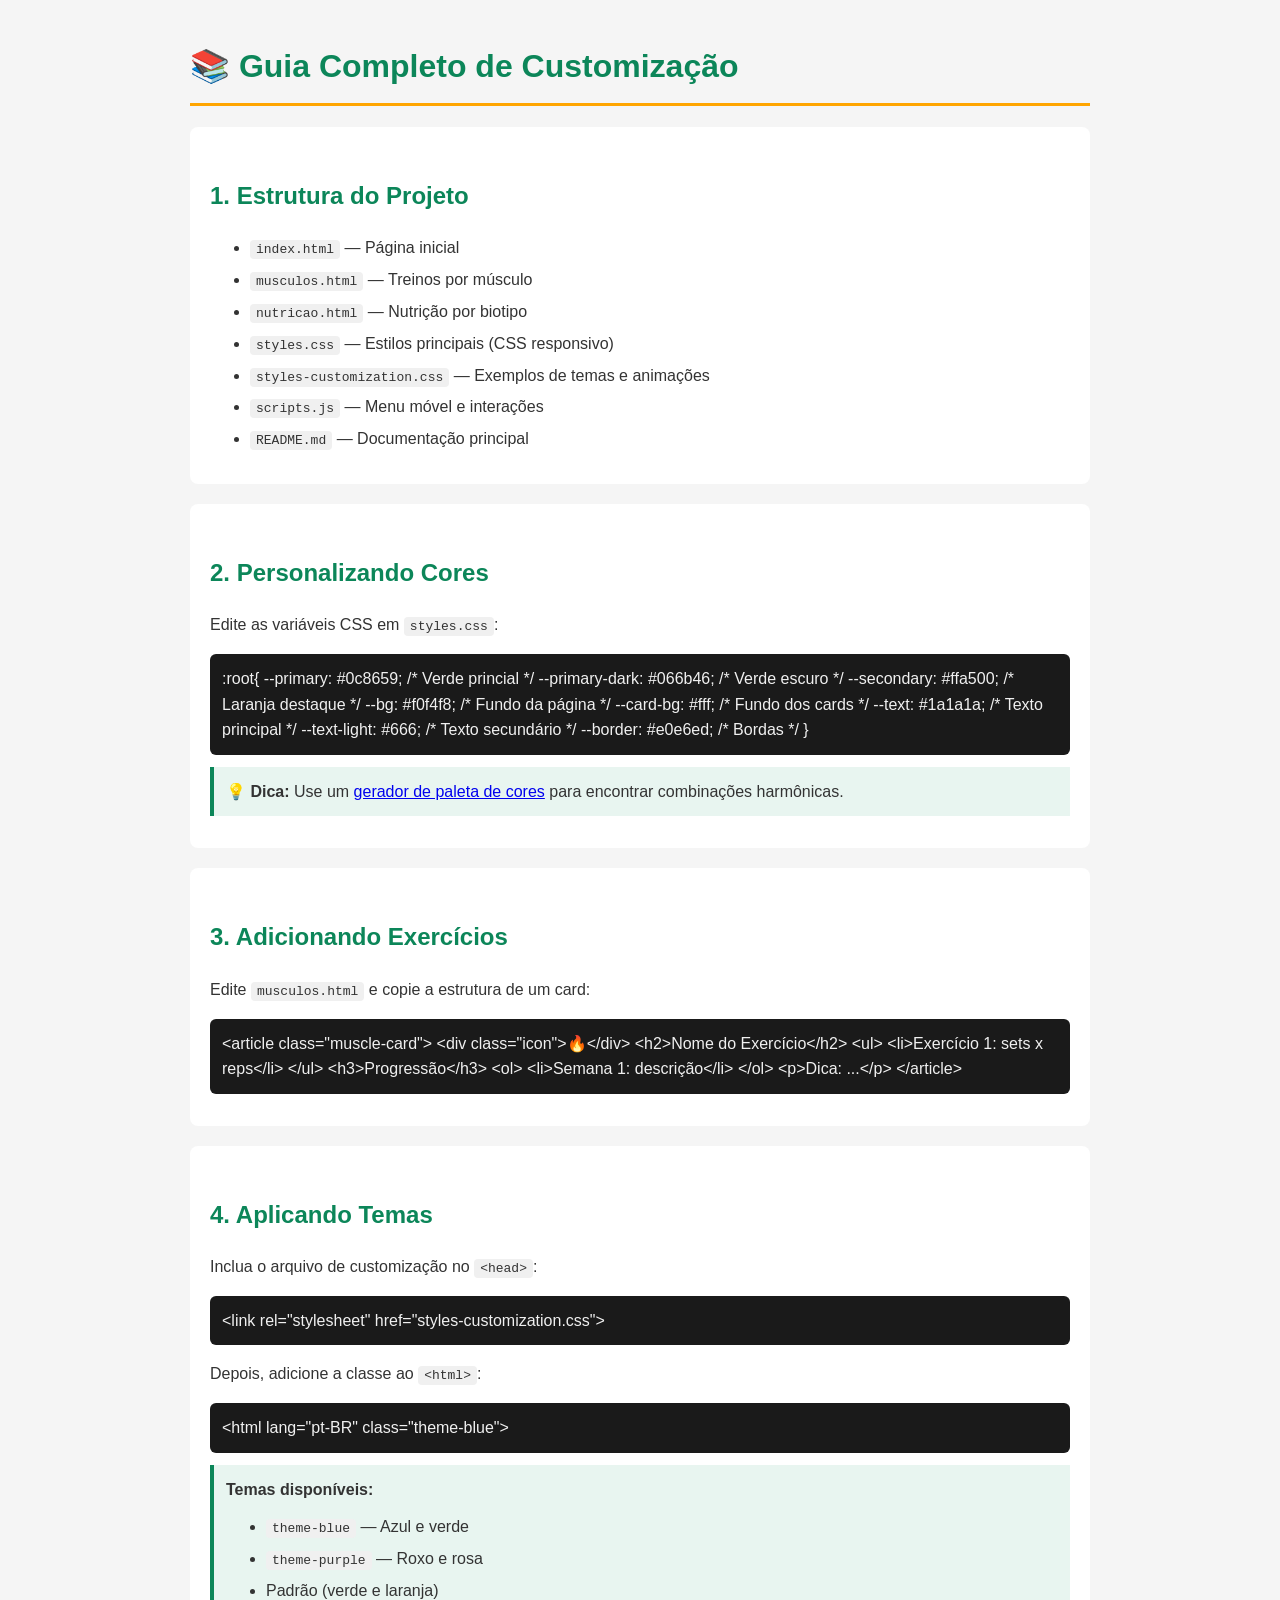
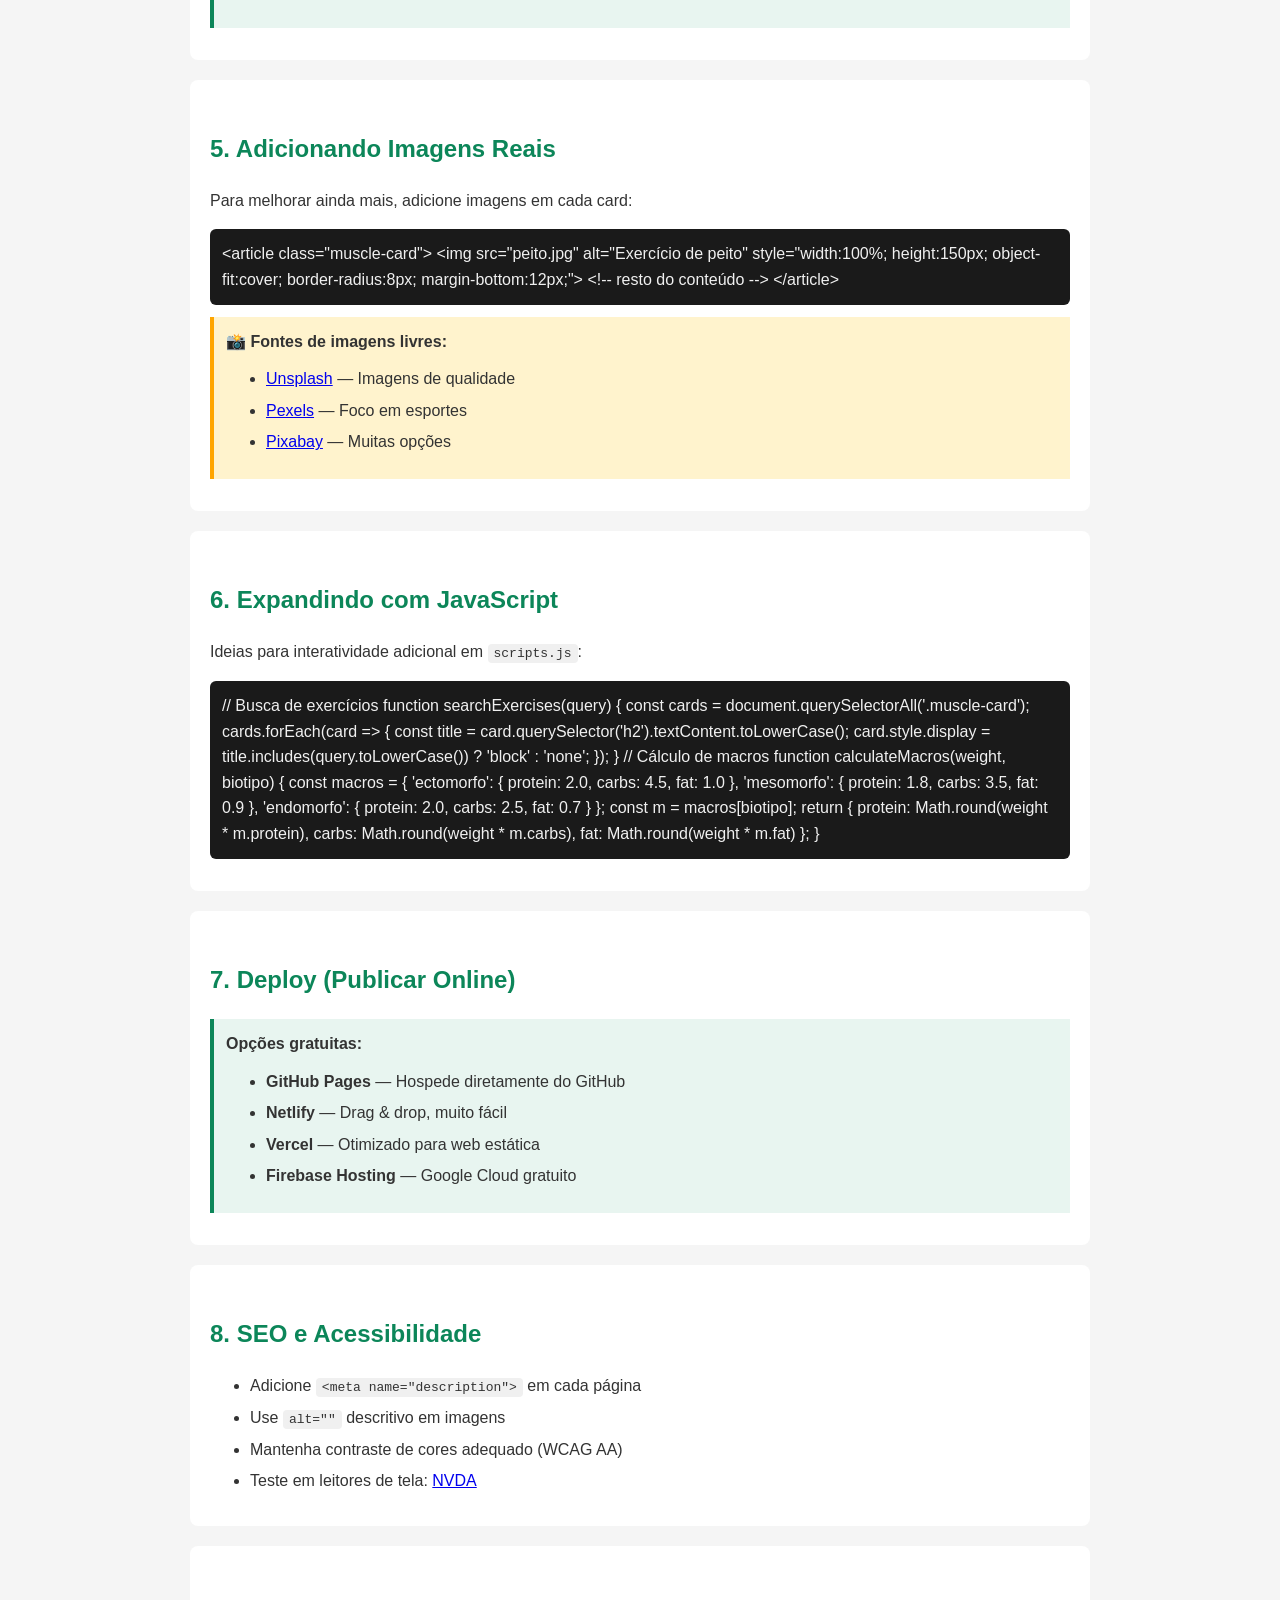
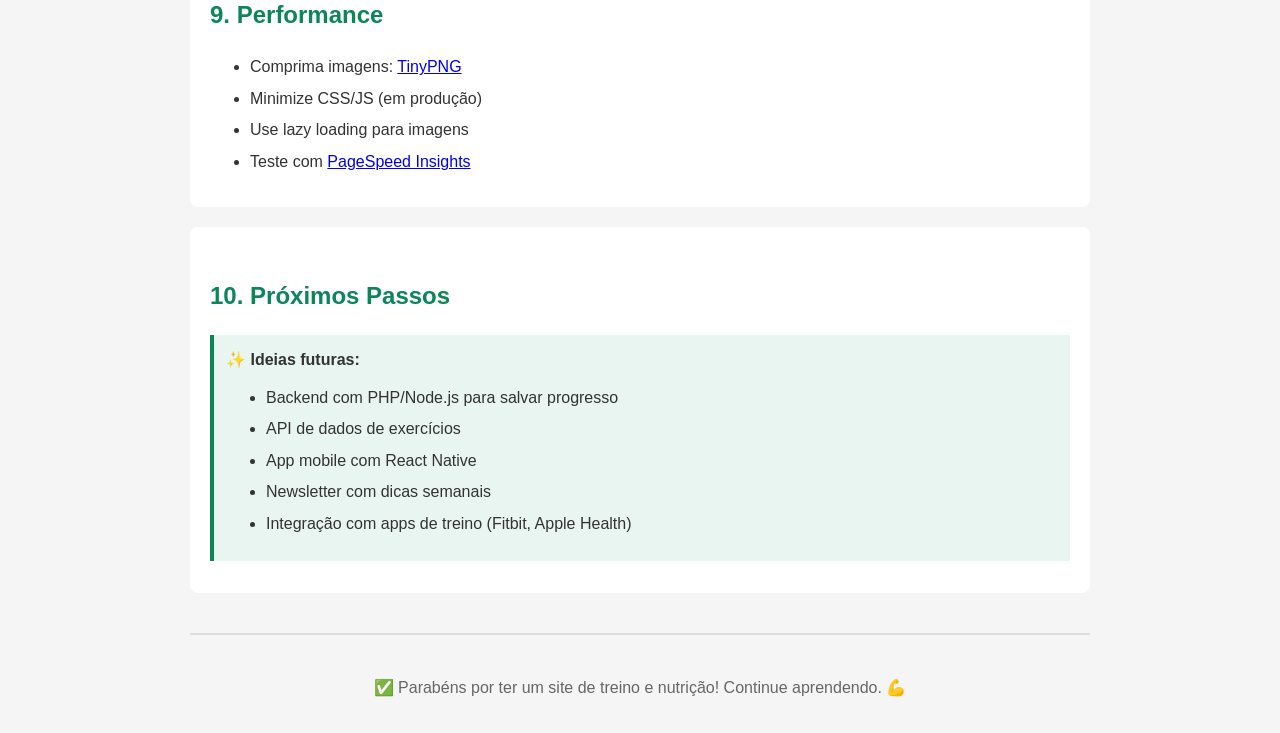
<file: CUSTOMIZATION.html>
<!DOCTYPE html>
<html lang="pt-BR">
<head>
  <meta charset="UTF-8">
  <meta name="viewport" content="width=device-width, initial-scale=1.0">
  <title>Guia de Customização — Treino & Nutrição</title>
  <style>
    body {
      font-family: Segoe UI, Roboto, Arial, sans-serif;
      line-height: 1.6;
      color: #333;
      background: #f5f5f5;
      padding: 20px;
      max-width: 900px;
      margin: 0 auto;
    }
    h1 { color: #0c8659; border-bottom: 3px solid #ffa500; padding-bottom: 10px; }
    h2 { color: #0c8659; margin-top: 30px; }
    h3 { color: #333; }
    code {
      background: #f0f0f0;
      padding: 2px 6px;
      border-radius: 4px;
      font-family: monospace;
    }
    .section { background: white; padding: 20px; margin: 20px 0; border-radius: 8px; }
    .tip { background: #e8f5f0; border-left: 4px solid #0c8659; padding: 12px; margin: 12px 0; }
    .warning { background: #fff3cd; border-left: 4px solid #ffa500; padding: 12px; margin: 12px 0; }
    ul { margin: 12px 0; }
    li { margin: 6px 0; }
    .code-block {
      background: #1a1a1a;
      color: #f0f0f0;
      padding: 12px;
      border-radius: 6px;
      overflow-x: auto;
      margin: 12px 0;
    }
  </style>
</head>
<body>
  <h1>📚 Guia Completo de Customização</h1>

  <div class="section">
    <h2>1. Estrutura do Projeto</h2>
    <ul>
      <li><code>index.html</code> — Página inicial</li>
      <li><code>musculos.html</code> — Treinos por músculo</li>
      <li><code>nutricao.html</code> — Nutrição por biotipo</li>
      <li><code>styles.css</code> — Estilos principais (CSS responsivo)</li>
      <li><code>styles-customization.css</code> — Exemplos de temas e animações</li>
      <li><code>scripts.js</code> — Menu móvel e interações</li>
      <li><code>README.md</code> — Documentação principal</li>
    </ul>
  </div>

  <div class="section">
    <h2>2. Personalizando Cores</h2>
    <p>Edite as variáveis CSS em <code>styles.css</code>:</p>
    <div class="code-block">
:root{
  --primary: #0c8659;        /* Verde princial */
  --primary-dark: #066b46;   /* Verde escuro */
  --secondary: #ffa500;      /* Laranja destaque */
  --bg: #f0f4f8;            /* Fundo da página */
  --card-bg: #fff;          /* Fundo dos cards */
  --text: #1a1a1a;          /* Texto principal */
  --text-light: #666;       /* Texto secundário */
  --border: #e0e6ed;        /* Bordas */
}
    </div>
    <div class="tip">
      <strong>💡 Dica:</strong> Use um <a href="https://coolors.co" target="_blank">gerador de paleta de cores</a> para encontrar combinações harmônicas.
    </div>
  </div>

  <div class="section">
    <h2>3. Adicionando Exercícios</h2>
    <p>Edite <code>musculos.html</code> e copie a estrutura de um card:</p>
    <div class="code-block">
&lt;article class="muscle-card"&gt;
  &lt;div class="icon"&gt;🔥&lt;/div&gt;
  &lt;h2&gt;Nome do Exercício&lt;/h2&gt;
  &lt;ul&gt;
    &lt;li&gt;Exercício 1: sets x reps&lt;/li&gt;
  &lt;/ul&gt;
  &lt;h3&gt;Progressão&lt;/h3&gt;
  &lt;ol&gt;
    &lt;li&gt;Semana 1: descrição&lt;/li&gt;
  &lt;/ol&gt;
  &lt;p&gt;Dica: ...&lt;/p&gt;
&lt;/article&gt;
    </div>
  </div>

  <div class="section">
    <h2>4. Aplicando Temas</h2>
    <p>Inclua o arquivo de customização no <code>&lt;head&gt;</code>:</p>
    <div class="code-block">
&lt;link rel="stylesheet" href="styles-customization.css"&gt;
    </div>
    <p>Depois, adicione a classe ao <code>&lt;html&gt;</code>:</p>
    <div class="code-block">
&lt;html lang="pt-BR" class="theme-blue"&gt;
    </div>
    <div class="tip">
      <strong>Temas disponíveis:</strong>
      <ul>
        <li><code>theme-blue</code> — Azul e verde</li>
        <li><code>theme-purple</code> — Roxo e rosa</li>
        <li>Padrão (verde e laranja)</li>
      </ul>
    </div>
  </div>

  <div class="section">
    <h2>5. Adicionando Imagens Reais</h2>
    <p>Para melhorar ainda mais, adicione imagens em cada card:</p>
    <div class="code-block">
&lt;article class="muscle-card"&gt;
  &lt;img src="peito.jpg" alt="Exercício de peito" 
       style="width:100%; height:150px; object-fit:cover; border-radius:8px; margin-bottom:12px;"&gt;
  &lt;!-- resto do conteúdo --&gt;
&lt;/article&gt;
    </div>
    <div class="warning">
      <strong>📸 Fontes de imagens livres:</strong>
      <ul>
        <li><a href="https://unsplash.com" target="_blank">Unsplash</a> — Imagens de qualidade</li>
        <li><a href="https://pexels.com" target="_blank">Pexels</a> — Foco em esportes</li>
        <li><a href="https://pixabay.com" target="_blank">Pixabay</a> — Muitas opções</li>
      </ul>
    </div>
  </div>

  <div class="section">
    <h2>6. Expandindo com JavaScript</h2>
    <p>Ideias para interatividade adicional em <code>scripts.js</code>:</p>
    <div class="code-block">
// Busca de exercícios
function searchExercises(query) {
  const cards = document.querySelectorAll('.muscle-card');
  cards.forEach(card => {
    const title = card.querySelector('h2').textContent.toLowerCase();
    card.style.display = title.includes(query.toLowerCase()) ? 'block' : 'none';
  });
}

// Cálculo de macros
function calculateMacros(weight, biotipo) {
  const macros = {
    'ectomorfo': { protein: 2.0, carbs: 4.5, fat: 1.0 },
    'mesomorfo': { protein: 1.8, carbs: 3.5, fat: 0.9 },
    'endomorfo': { protein: 2.0, carbs: 2.5, fat: 0.7 }
  };
  const m = macros[biotipo];
  return {
    protein: Math.round(weight * m.protein),
    carbs: Math.round(weight * m.carbs),
    fat: Math.round(weight * m.fat)
  };
}
    </div>
  </div>

  <div class="section">
    <h2>7. Deploy (Publicar Online)</h2>
    <div class="tip">
      <strong>Opções gratuitas:</strong>
      <ul>
        <li><strong>GitHub Pages</strong> — Hospede diretamente do GitHub</li>
        <li><strong>Netlify</strong> — Drag & drop, muito fácil</li>
        <li><strong>Vercel</strong> — Otimizado para web estática</li>
        <li><strong>Firebase Hosting</strong> — Google Cloud gratuito</li>
      </ul>
    </div>
  </div>

  <div class="section">
    <h2>8. SEO e Acessibilidade</h2>
    <ul>
      <li>Adicione <code>&lt;meta name="description"&gt;</code> em cada página</li>
      <li>Use <code>alt=""</code> descritivo em imagens</li>
      <li>Mantenha contraste de cores adequado (WCAG AA)</li>
      <li>Teste em leitores de tela: <a href="https://www.nvaccess.org/" target="_blank">NVDA</a></li>
    </ul>
  </div>

  <div class="section">
    <h2>9. Performance</h2>
    <ul>
      <li>Comprima imagens: <a href="https://tinypng.com" target="_blank">TinyPNG</a></li>
      <li>Minimize CSS/JS (em produção)</li>
      <li>Use lazy loading para imagens</li>
      <li>Teste com <a href="https://pagespeed.web.dev/" target="_blank">PageSpeed Insights</a></li>
    </ul>
  </div>

  <div class="section">
    <h2>10. Próximos Passos</h2>
    <div class="tip">
      <strong>✨ Ideias futuras:</strong>
      <ul>
        <li>Backend com PHP/Node.js para salvar progresso</li>
        <li>API de dados de exercícios</li>
        <li>App mobile com React Native</li>
        <li>Newsletter com dicas semanais</li>
        <li>Integração com apps de treino (Fitbit, Apple Health)</li>
      </ul>
    </div>
  </div>

  <hr style="margin: 40px 0; border: none; border-top: 2px solid #ddd;">
  <p style="text-align: center; color: #666;">
    ✅ Parabéns por ter um site de treino e nutrição! Continue aprendendo. 💪
  </p>
</body>
</html>
</file>
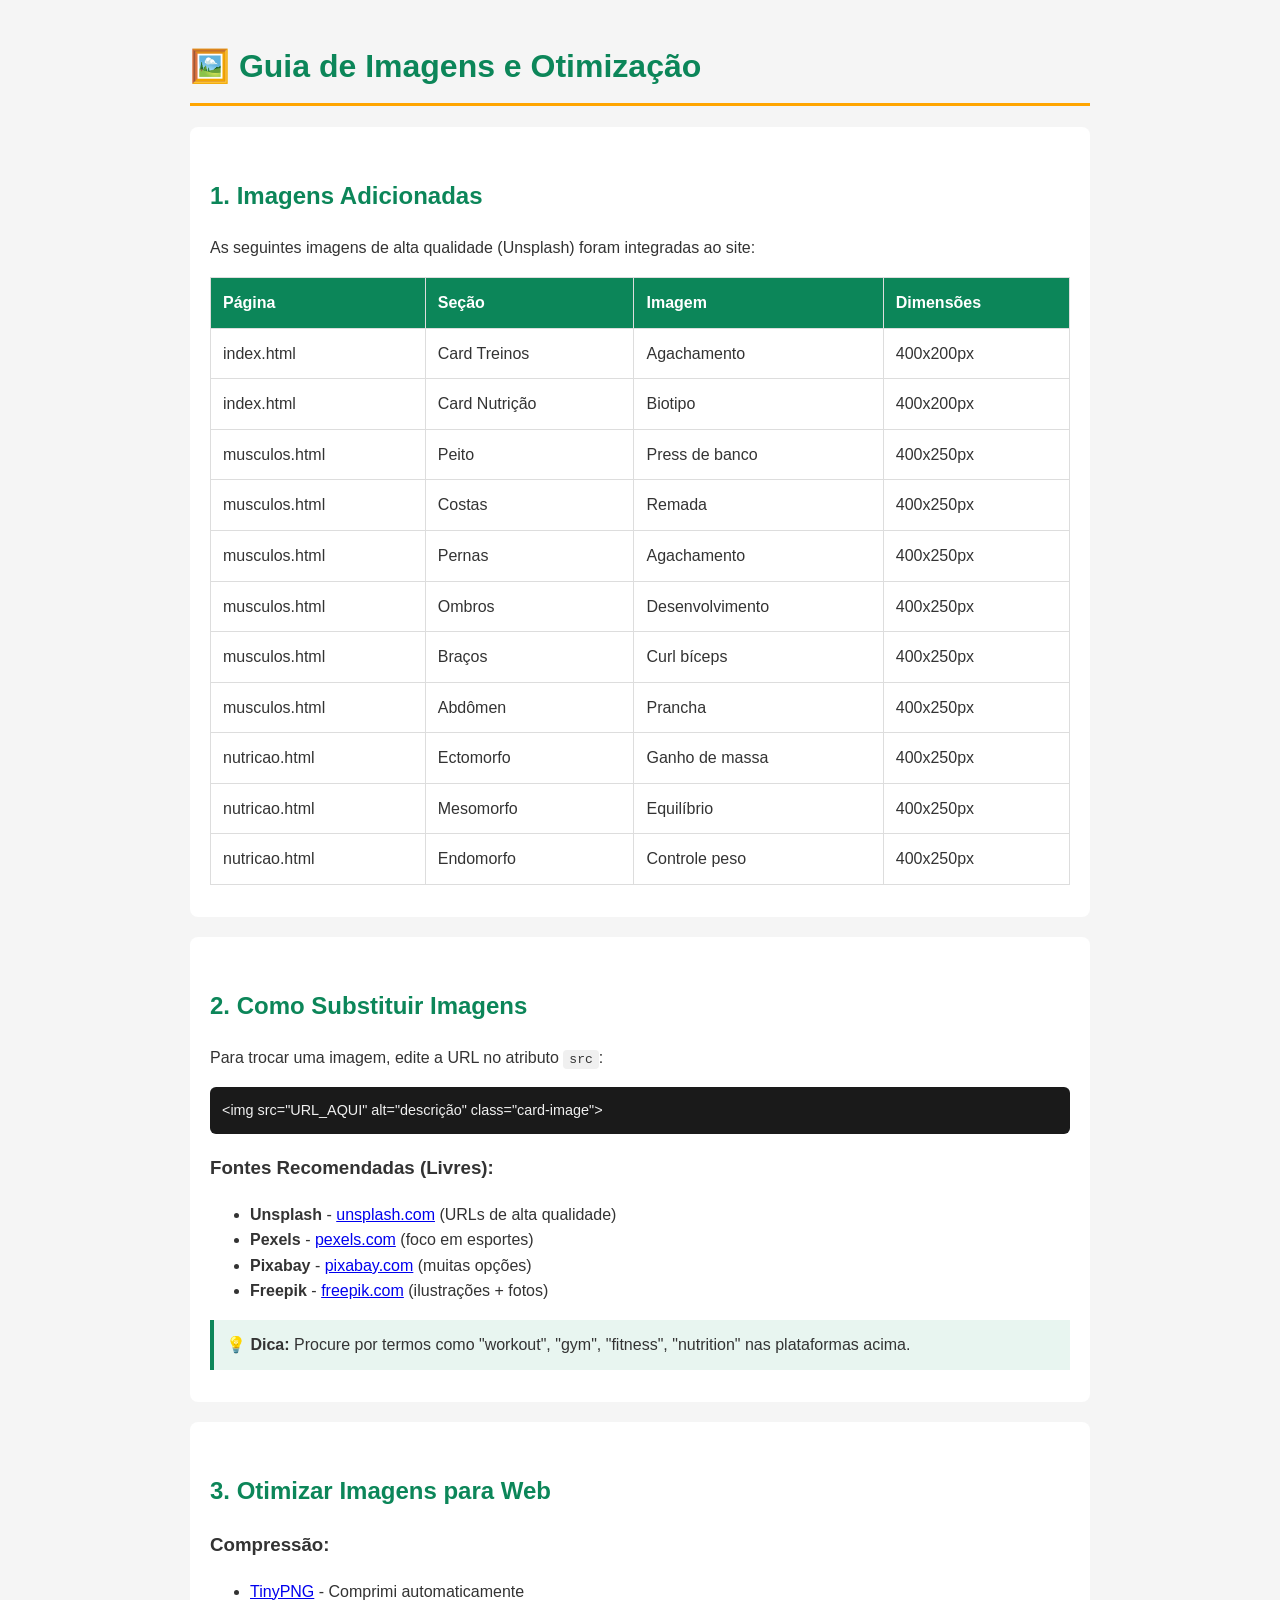
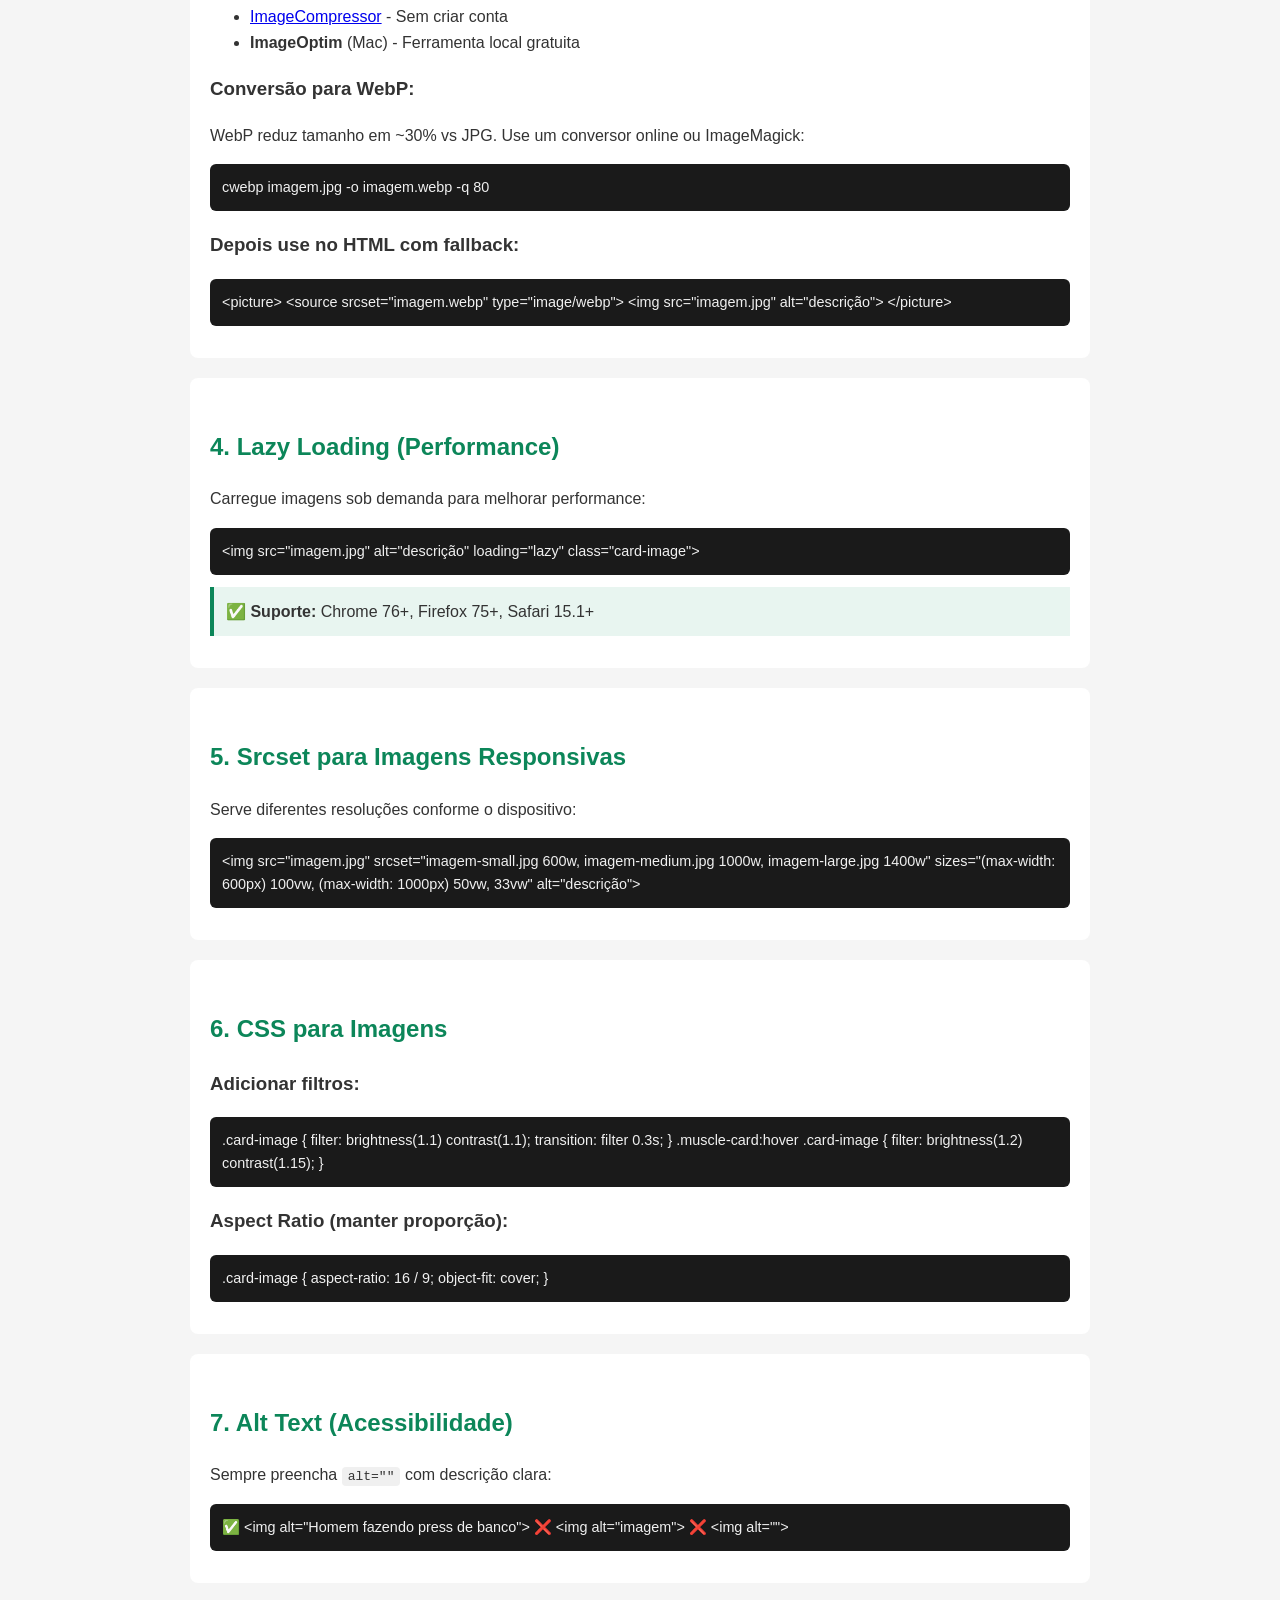
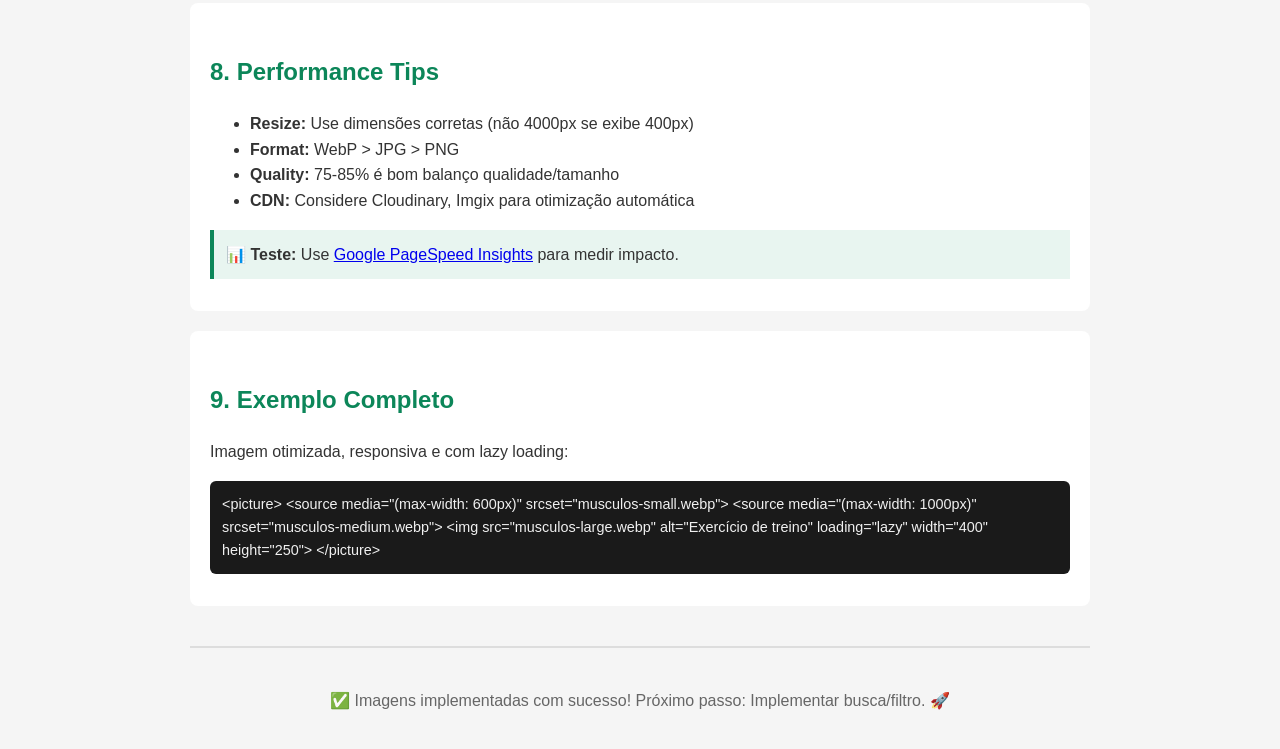
<file: IMAGES-GUIDE.html>
<!DOCTYPE html>
<html lang="pt-BR">
<head>
  <meta charset="UTF-8">
  <meta name="viewport" content="width=device-width, initial-scale=1.0">
  <title>Imagens e Otimização</title>
  <style>
    body {
      font-family: Segoe UI, Roboto, Arial, sans-serif;
      line-height: 1.6;
      color: #333;
      background: #f5f5f5;
      padding: 20px;
      max-width: 900px;
      margin: 0 auto;
    }
    h1 { color: #0c8659; border-bottom: 3px solid #ffa500; padding-bottom: 10px; }
    h2 { color: #0c8659; margin-top: 30px; }
    code { background: #f0f0f0; padding: 2px 6px; border-radius: 4px; font-family: monospace; }
    .section { background: white; padding: 20px; margin: 20px 0; border-radius: 8px; }
    .tip { background: #e8f5f0; border-left: 4px solid #0c8659; padding: 12px; margin: 12px 0; }
    .code-block { background: #1a1a1a; color: #f0f0f0; padding: 12px; border-radius: 6px; overflow-x: auto; margin: 12px 0; font-size: 0.9rem; }
    table { width: 100%; border-collapse: collapse; margin: 12px 0; }
    th, td { border: 1px solid #ddd; padding: 12px; text-align: left; }
    th { background: #0c8659; color: white; }
  </style>
</head>
<body>
  <h1>🖼️ Guia de Imagens e Otimização</h1>

  <div class="section">
    <h2>1. Imagens Adicionadas</h2>
    <p>As seguintes imagens de alta qualidade (Unsplash) foram integradas ao site:</p>
    <table>
      <tr>
        <th>Página</th>
        <th>Seção</th>
        <th>Imagem</th>
        <th>Dimensões</th>
      </tr>
      <tr>
        <td>index.html</td>
        <td>Card Treinos</td>
        <td>Agachamento</td>
        <td>400x200px</td>
      </tr>
      <tr>
        <td>index.html</td>
        <td>Card Nutrição</td>
        <td>Biotipo</td>
        <td>400x200px</td>
      </tr>
      <tr>
        <td>musculos.html</td>
        <td>Peito</td>
        <td>Press de banco</td>
        <td>400x250px</td>
      </tr>
      <tr>
        <td>musculos.html</td>
        <td>Costas</td>
        <td>Remada</td>
        <td>400x250px</td>
      </tr>
      <tr>
        <td>musculos.html</td>
        <td>Pernas</td>
        <td>Agachamento</td>
        <td>400x250px</td>
      </tr>
      <tr>
        <td>musculos.html</td>
        <td>Ombros</td>
        <td>Desenvolvimento</td>
        <td>400x250px</td>
      </tr>
      <tr>
        <td>musculos.html</td>
        <td>Braços</td>
        <td>Curl bíceps</td>
        <td>400x250px</td>
      </tr>
      <tr>
        <td>musculos.html</td>
        <td>Abdômen</td>
        <td>Prancha</td>
        <td>400x250px</td>
      </tr>
      <tr>
        <td>nutricao.html</td>
        <td>Ectomorfo</td>
        <td>Ganho de massa</td>
        <td>400x250px</td>
      </tr>
      <tr>
        <td>nutricao.html</td>
        <td>Mesomorfo</td>
        <td>Equilíbrio</td>
        <td>400x250px</td>
      </tr>
      <tr>
        <td>nutricao.html</td>
        <td>Endomorfo</td>
        <td>Controle peso</td>
        <td>400x250px</td>
      </tr>
    </table>
  </div>

  <div class="section">
    <h2>2. Como Substituir Imagens</h2>
    <p>Para trocar uma imagem, edite a URL no atributo <code>src</code>:</p>
    <div class="code-block">
&lt;img src="URL_AQUI" alt="descrição" class="card-image"&gt;
    </div>

    <h3>Fontes Recomendadas (Livres):</h3>
    <ul>
      <li><strong>Unsplash</strong> - <a href="https://unsplash.com" target="_blank">unsplash.com</a> (URLs de alta qualidade)</li>
      <li><strong>Pexels</strong> - <a href="https://pexels.com" target="_blank">pexels.com</a> (foco em esportes)</li>
      <li><strong>Pixabay</strong> - <a href="https://pixabay.com" target="_blank">pixabay.com</a> (muitas opções)</li>
      <li><strong>Freepik</strong> - <a href="https://freepik.com" target="_blank">freepik.com</a> (ilustrações + fotos)</li>
    </ul>

    <div class="tip">
      <strong>💡 Dica:</strong> Procure por termos como "workout", "gym", "fitness", "nutrition" nas plataformas acima.
    </div>
  </div>

  <div class="section">
    <h2>3. Otimizar Imagens para Web</h2>
    
    <h3>Compressão:</h3>
    <ul>
      <li><a href="https://tinypng.com" target="_blank">TinyPNG</a> - Comprimi automaticamente</li>
      <li><a href="https://imagecompressor.com" target="_blank">ImageCompressor</a> - Sem criar conta</li>
      <li><strong>ImageOptim</strong> (Mac) - Ferramenta local gratuita</li>
    </ul>

    <h3>Conversão para WebP:</h3>
    <p>WebP reduz tamanho em ~30% vs JPG. Use um conversor online ou ImageMagick:</p>
    <div class="code-block">
cwebp imagem.jpg -o imagem.webp -q 80
    </div>

    <h3>Depois use no HTML com fallback:</h3>
    <div class="code-block">
&lt;picture&gt;
  &lt;source srcset="imagem.webp" type="image/webp"&gt;
  &lt;img src="imagem.jpg" alt="descrição"&gt;
&lt;/picture&gt;
    </div>
  </div>

  <div class="section">
    <h2>4. Lazy Loading (Performance)</h2>
    <p>Carregue imagens sob demanda para melhorar performance:</p>
    <div class="code-block">
&lt;img src="imagem.jpg" alt="descrição" 
     loading="lazy" 
     class="card-image"&gt;
    </div>
    <div class="tip">
      <strong>✅ Suporte:</strong> Chrome 76+, Firefox 75+, Safari 15.1+
    </div>
  </div>

  <div class="section">
    <h2>5. Srcset para Imagens Responsivas</h2>
    <p>Serve diferentes resoluções conforme o dispositivo:</p>
    <div class="code-block">
&lt;img src="imagem.jpg" 
     srcset="imagem-small.jpg 600w,
             imagem-medium.jpg 1000w,
             imagem-large.jpg 1400w"
     sizes="(max-width: 600px) 100vw, 
            (max-width: 1000px) 50vw, 
            33vw"
     alt="descrição"&gt;
    </div>
  </div>

  <div class="section">
    <h2>6. CSS para Imagens</h2>
    
    <h3>Adicionar filtros:</h3>
    <div class="code-block">
.card-image {
  filter: brightness(1.1) contrast(1.1);
  transition: filter 0.3s;
}

.muscle-card:hover .card-image {
  filter: brightness(1.2) contrast(1.15);
}
    </div>

    <h3>Aspect Ratio (manter proporção):</h3>
    <div class="code-block">
.card-image {
  aspect-ratio: 16 / 9;
  object-fit: cover;
}
    </div>
  </div>

  <div class="section">
    <h2>7. Alt Text (Acessibilidade)</h2>
    <p>Sempre preencha <code>alt=""</code> com descrição clara:</p>
    <div class="code-block">
✅ &lt;img alt="Homem fazendo press de banco"&gt;
❌ &lt;img alt="imagem"&gt;
❌ &lt;img alt=""&gt;
    </div>
  </div>

  <div class="section">
    <h2>8. Performance Tips</h2>
    <ul>
      <li><strong>Resize:</strong> Use dimensões corretas (não 4000px se exibe 400px)</li>
      <li><strong>Format:</strong> WebP > JPG > PNG</li>
      <li><strong>Quality:</strong> 75-85% é bom balanço qualidade/tamanho</li>
      <li><strong>CDN:</strong> Considere Cloudinary, Imgix para otimização automática</li>
    </ul>

    <div class="tip">
      <strong>📊 Teste:</strong> Use <a href="https://pagespeed.web.dev/" target="_blank">Google PageSpeed Insights</a> para medir impacto.
    </div>
  </div>

  <div class="section">
    <h2>9. Exemplo Completo</h2>
    <p>Imagem otimizada, responsiva e com lazy loading:</p>
    <div class="code-block">
&lt;picture&gt;
  &lt;source media="(max-width: 600px)" 
          srcset="musculos-small.webp"&gt;
  &lt;source media="(max-width: 1000px)" 
          srcset="musculos-medium.webp"&gt;
  &lt;img src="musculos-large.webp" 
       alt="Exercício de treino"
       loading="lazy"
       width="400"
       height="250"&gt;
&lt;/picture&gt;
    </div>
  </div>

  <hr style="margin: 40px 0; border: none; border-top: 2px solid #ddd;">
  <p style="text-align: center; color: #666;">
    ✅ Imagens implementadas com sucesso! Próximo passo: Implementar busca/filtro. 🚀
  </p>
</body>
</html>
</file>
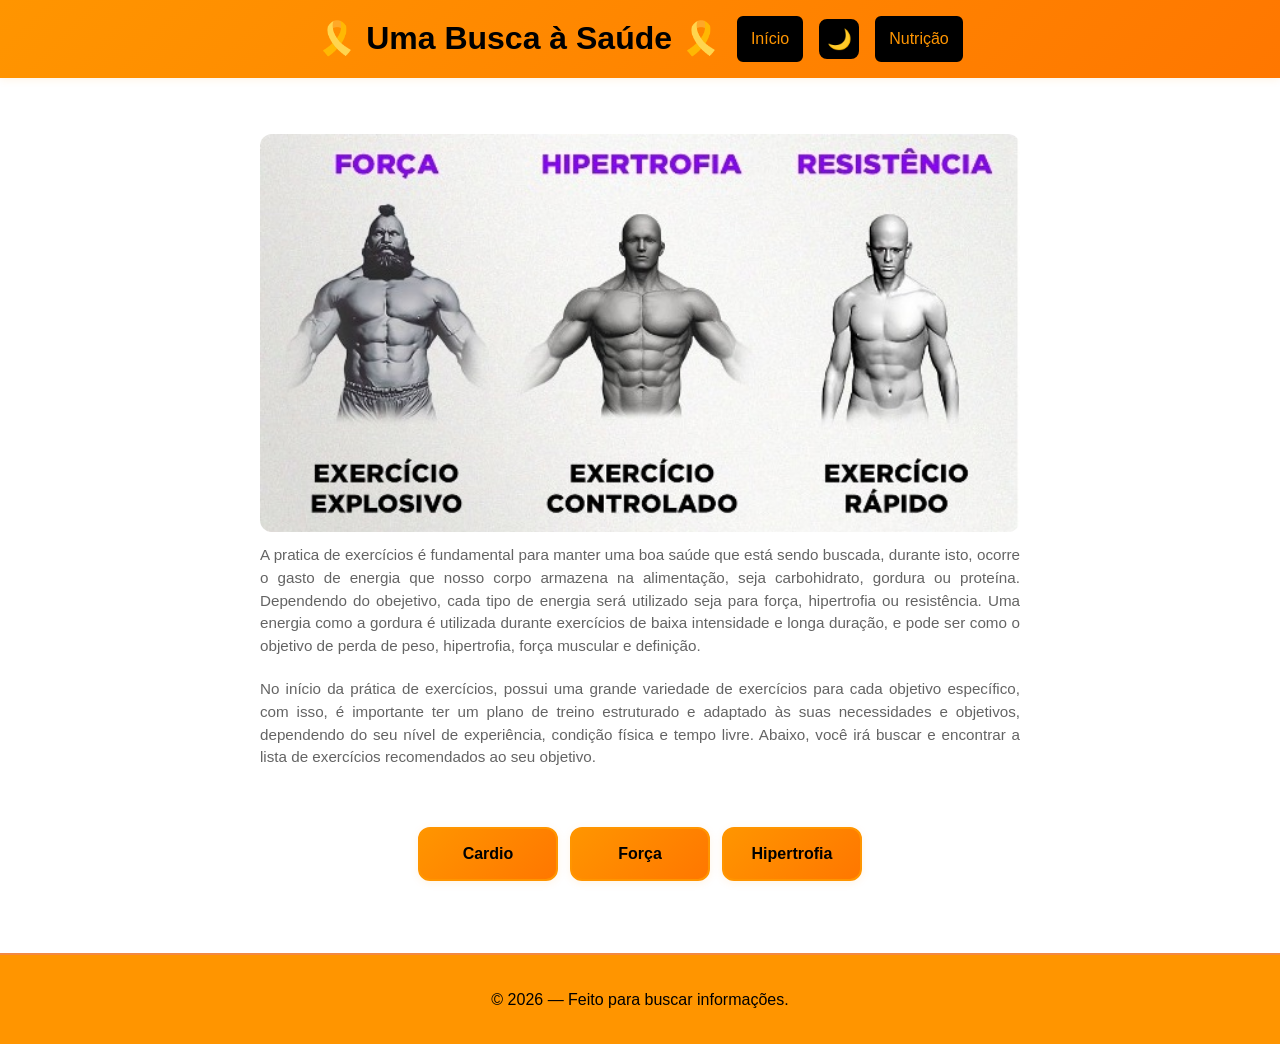
<file: musculos.html>
<!doctype html>
<html lang="pt-BR">
<head>
  <meta charset="utf-8">
  <meta name="viewport" content="width=device-width,initial-scale=1">
  <title>Treinos por Músculo</title>
  <link rel="stylesheet" href="styles.css">
</head>
<body>
  <header class="site-header">
    <div class="container">
      <nav id="main-nav" class="site-nav">
        <h1 class="header-title"> 🎗️ Uma Busca à Saúde 🎗️</h1>
        <a href="index.html">Início</a>
        <button class="theme-toggle" id="theme-toggle" aria-label="Alternar tema escuro/claro" title="Alternar tema">🌙</button>
        <a href="nutricao.html">Nutrição</a>
      </nav>
      
    </div>
  </header>

  <main>
    <section class="intro">
     <img src="musculos/WhatsApp Image 2026-06-24 at 12.45.15.jpeg" alt="Imagem de exercícios" class="intro-image">

      <p>A pratica de exercícios é fundamental para manter uma boa saúde que está sendo buscada, durante isto, ocorre o gasto de energia que nosso corpo armazena na alimentação, seja carbohidrato, gordura ou proteína. Dependendo do obejetivo, cada tipo de energia será utilizado seja para força, hipertrofia ou resistência. Uma energia como a gordura é utilizada durante exercícios de baixa intensidade e longa duração, e pode ser como o objetivo de perda de peso, hipertrofia, força muscular e definição. </p>

      <p>No início da prática de exercícios, possui uma grande variedade de exercícios para cada objetivo específico, com isso, é importante ter um plano de treino estruturado e adaptado às suas necessidades e objetivos, dependendo do seu nível de experiência, condição física e tempo livre. Abaixo, você irá buscar e encontrar a lista de exercícios recomendados ao seu objetivo.</p>
    </section>

    <section class="objectives">
      <div class="objective-buttons">
        <a class="btn" href="musculos/cardio.html">Cardio</a>
        <a class="btn" href="musculos/força.html">Força</a>
        <a class="btn" href="musculos/hipertrofia.html">Hipertrofia</a>
      </div>
    </section>
  </main>

  <footer>
    <p>&copy; 2026 — Feito para buscar informações.</p>
  </footer>
  <script src="scripts.js"></script>
</body>
</html>
</file>
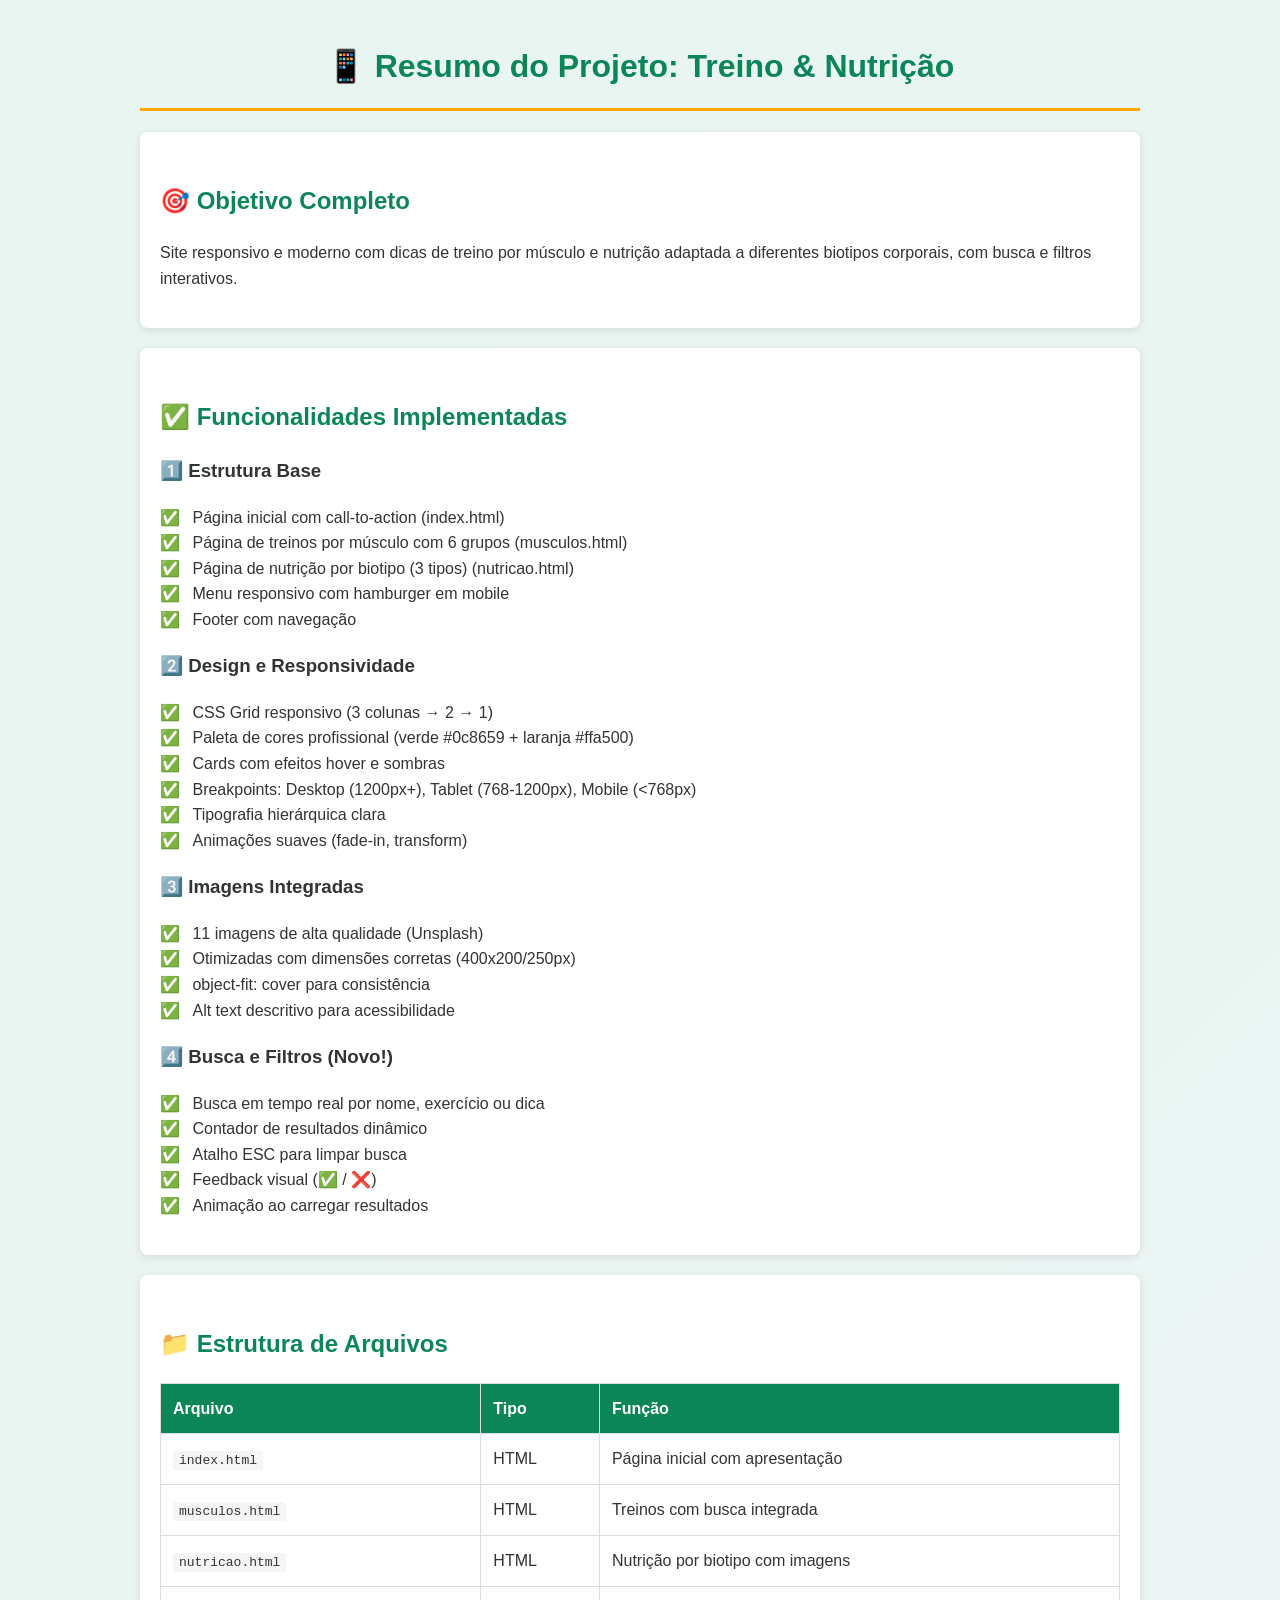
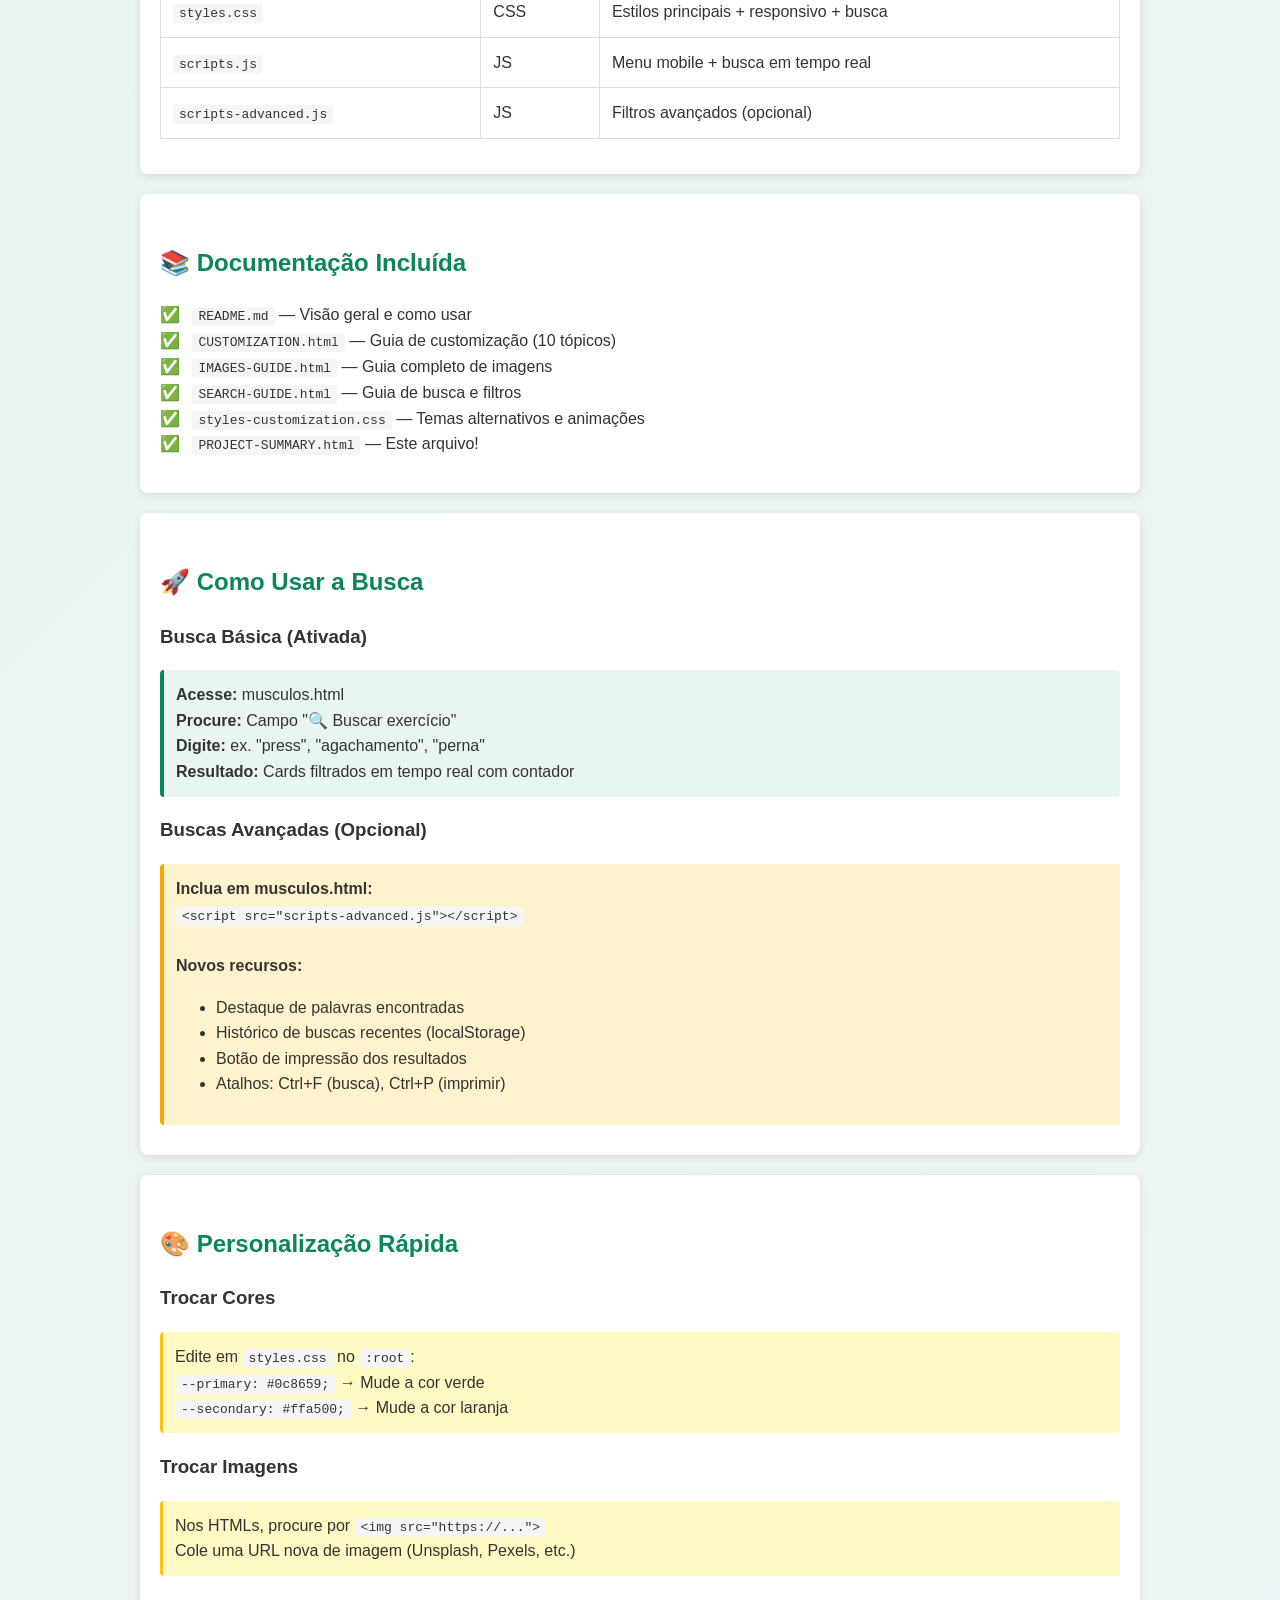
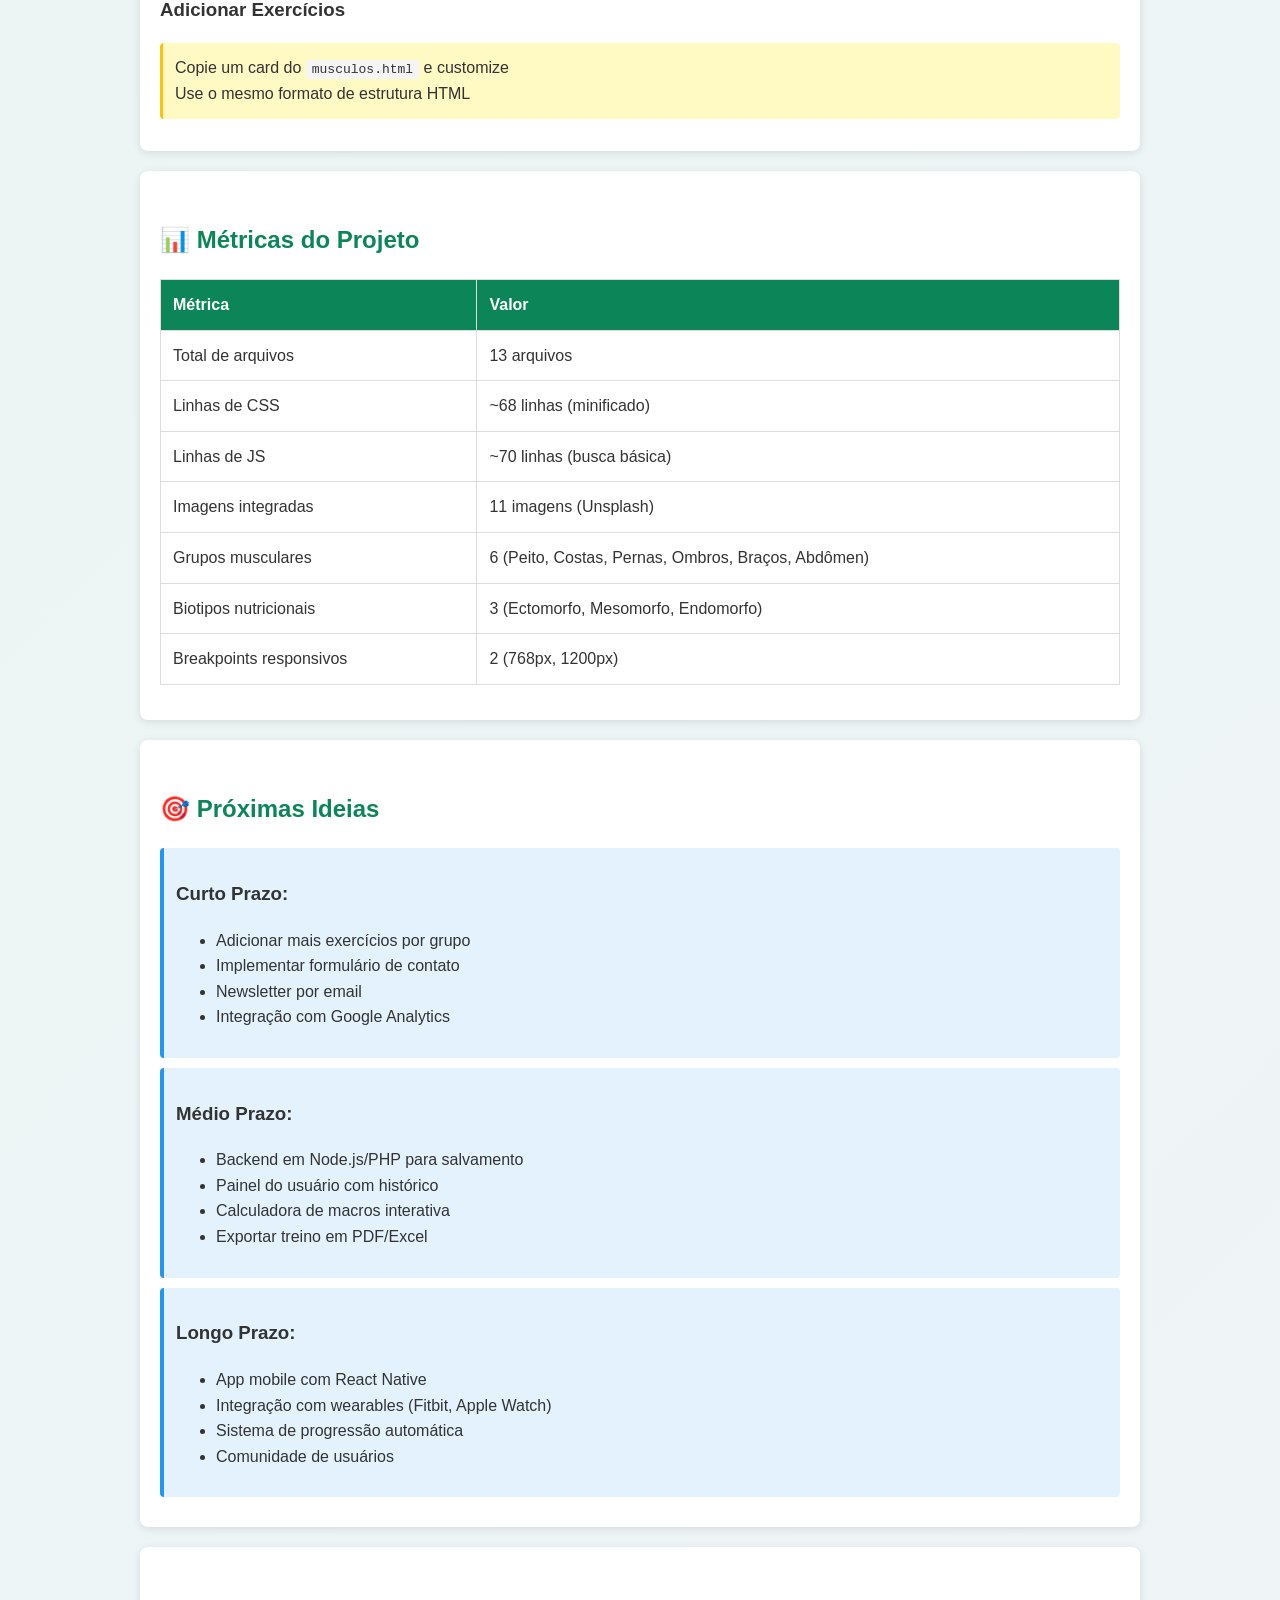
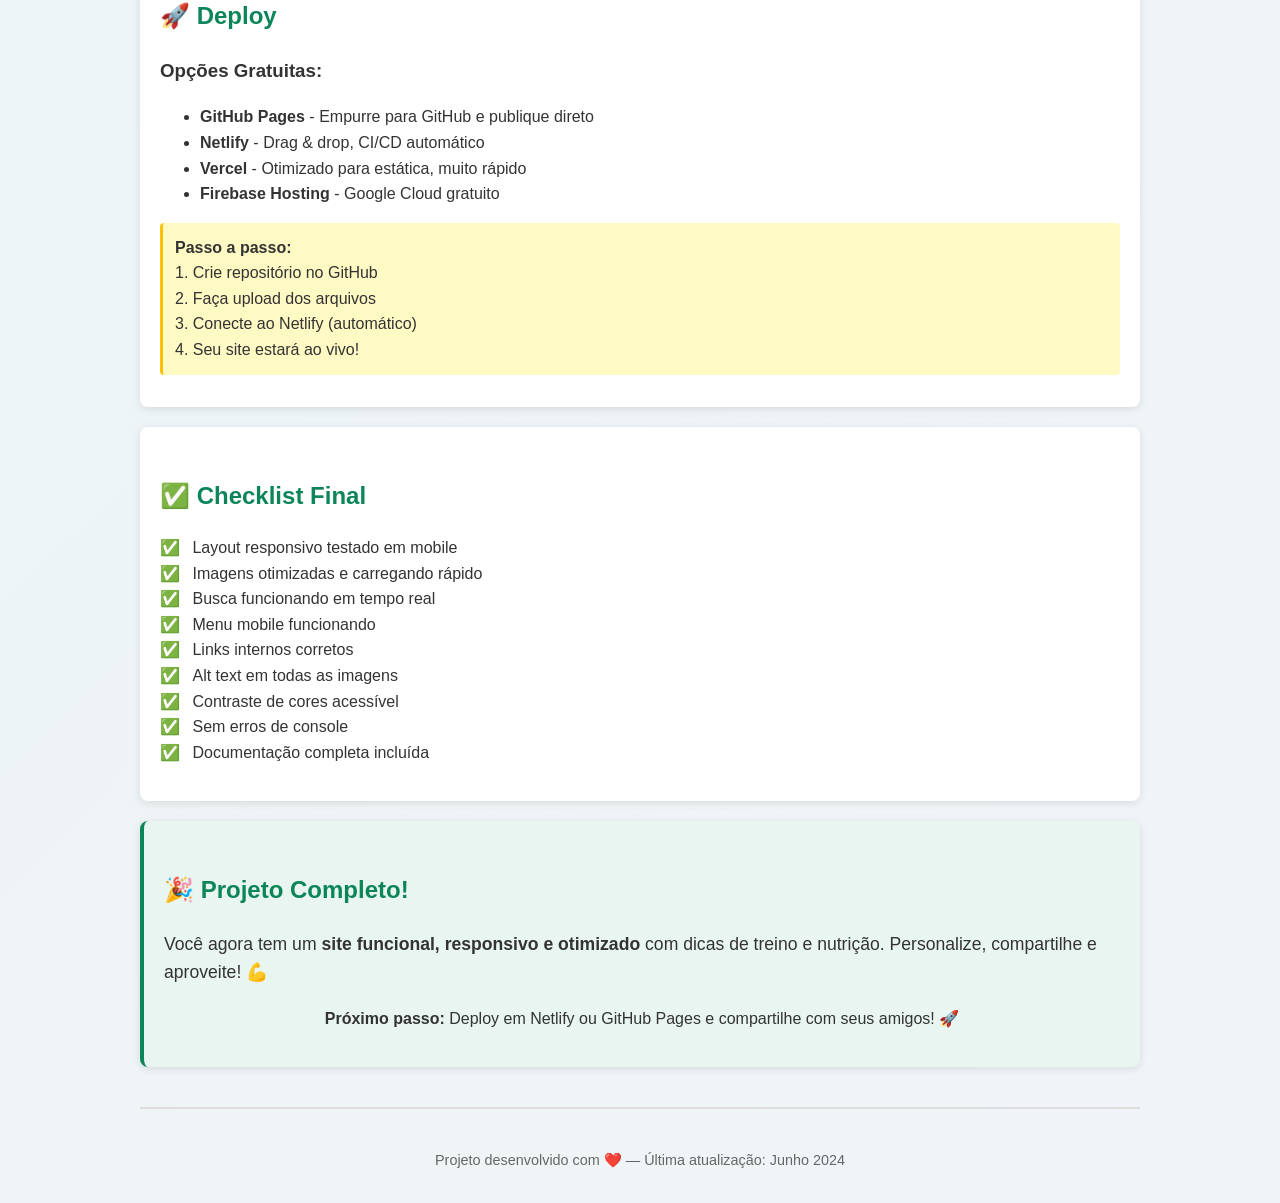
<file: PROJECT-SUMMARY.html>
<!DOCTYPE html>
<html lang="pt-BR">
<head>
  <meta charset="UTF-8">
  <meta name="viewport" content="width=device-width, initial-scale=1.0">
  <title>Resumo do Projeto - Treino & Nutrição</title>
  <style>
    body {
      font-family: Segoe UI, Roboto, Arial, sans-serif;
      line-height: 1.6;
      color: #333;
      background: linear-gradient(135deg, #e8f5f0, #f0f4f8);
      padding: 20px;
      max-width: 1000px;
      margin: 0 auto;
    }
    h1 { color: #0c8659; text-align: center; border-bottom: 3px solid #ffa500; padding-bottom: 15px; }
    h2 { color: #0c8659; margin-top: 30px; }
    h3 { color: #333; }
    .card { background: white; padding: 20px; margin: 20px 0; border-radius: 8px; box-shadow: 0 2px 8px rgba(0,0,0,0.1); }
    .feature { background: #e8f5f0; border-left: 4px solid #0c8659; padding: 12px; margin: 10px 0; border-radius: 4px; }
    .feature.advanced { background: #fff3cd; border-left-color: #ffa500; }
    .feature.bonus { background: #e3f2fd; border-left-color: #2196F3; }
    table { width: 100%; border-collapse: collapse; margin: 15px 0; }
    th, td { border: 1px solid #ddd; padding: 12px; text-align: left; }
    th { background: #0c8659; color: white; }
    code { background: #f5f5f5; padding: 2px 6px; border-radius: 3px; font-family: monospace; }
    .checklist { list-style: none; padding: 0; }
    .checklist li:before { content: "✅ "; margin-right: 8px; color: #0c8659; font-weight: bold; }
    .note { background: #fff9c4; border-left: 3px solid #ffc107; padding: 12px; margin: 12px 0; border-radius: 4px; }
  </style>
</head>
<body>
  <h1>📱 Resumo do Projeto: Treino & Nutrição</h1>

  <div class="card">
    <h2>🎯 Objetivo Completo</h2>
    <p>Site responsivo e moderno com dicas de treino por músculo e nutrição adaptada a diferentes biotipos corporais, com busca e filtros interativos.</p>
  </div>

  <div class="card">
    <h2>✅ Funcionalidades Implementadas</h2>
    
    <h3>1️⃣ Estrutura Base</h3>
    <ul class="checklist">
      <li>Página inicial com call-to-action (index.html)</li>
      <li>Página de treinos por músculo com 6 grupos (musculos.html)</li>
      <li>Página de nutrição por biotipo (3 tipos) (nutricao.html)</li>
      <li>Menu responsivo com hamburger em mobile</li>
      <li>Footer com navegação</li>
    </ul>

    <h3>2️⃣ Design e Responsividade</h3>
    <ul class="checklist">
      <li>CSS Grid responsivo (3 colunas → 2 → 1)</li>
      <li>Paleta de cores profissional (verde #0c8659 + laranja #ffa500)</li>
      <li>Cards com efeitos hover e sombras</li>
      <li>Breakpoints: Desktop (1200px+), Tablet (768-1200px), Mobile (&lt;768px)</li>
      <li>Tipografia hierárquica clara</li>
      <li>Animações suaves (fade-in, transform)</li>
    </ul>

    <h3>3️⃣ Imagens Integradas</h3>
    <ul class="checklist">
      <li>11 imagens de alta qualidade (Unsplash)</li>
      <li>Otimizadas com dimensões corretas (400x200/250px)</li>
      <li>object-fit: cover para consistência</li>
      <li>Alt text descritivo para acessibilidade</li>
    </ul>

    <h3>4️⃣ Busca e Filtros (Novo!)</h3>
    <ul class="checklist">
      <li>Busca em tempo real por nome, exercício ou dica</li>
      <li>Contador de resultados dinâmico</li>
      <li>Atalho ESC para limpar busca</li>
      <li>Feedback visual (✅ / ❌)</li>
      <li>Animação ao carregar resultados</li>
    </ul>
  </div>

  <div class="card">
    <h2>📁 Estrutura de Arquivos</h2>
    <table>
      <tr>
        <th>Arquivo</th>
        <th>Tipo</th>
        <th>Função</th>
      </tr>
      <tr>
        <td><code>index.html</code></td>
        <td>HTML</td>
        <td>Página inicial com apresentação</td>
      </tr>
      <tr>
        <td><code>musculos.html</code></td>
        <td>HTML</td>
        <td>Treinos com busca integrada</td>
      </tr>
      <tr>
        <td><code>nutricao.html</code></td>
        <td>HTML</td>
        <td>Nutrição por biotipo com imagens</td>
      </tr>
      <tr>
        <td><code>styles.css</code></td>
        <td>CSS</td>
        <td>Estilos principais + responsivo + busca</td>
      </tr>
      <tr>
        <td><code>scripts.js</code></td>
        <td>JS</td>
        <td>Menu mobile + busca em tempo real</td>
      </tr>
      <tr>
        <td><code>scripts-advanced.js</code></td>
        <td>JS</td>
        <td>Filtros avançados (opcional)</td>
      </tr>
    </table>
  </div>

  <div class="card">
    <h2>📚 Documentação Incluída</h2>
    <ul class="checklist">
      <li><code>README.md</code> — Visão geral e como usar</li>
      <li><code>CUSTOMIZATION.html</code> — Guia de customização (10 tópicos)</li>
      <li><code>IMAGES-GUIDE.html</code> — Guia completo de imagens</li>
      <li><code>SEARCH-GUIDE.html</code> — Guia de busca e filtros</li>
      <li><code>styles-customization.css</code> — Temas alternativos e animações</li>
      <li><code>PROJECT-SUMMARY.html</code> — Este arquivo!</li>
    </ul>
  </div>

  <div class="card">
    <h2>🚀 Como Usar a Busca</h2>
    
    <h3>Busca Básica (Ativada)</h3>
    <div class="feature">
      <strong>Acesse:</strong> musculos.html<br>
      <strong>Procure:</strong> Campo "🔍 Buscar exercício"<br>
      <strong>Digite:</strong> ex. "press", "agachamento", "perna"<br>
      <strong>Resultado:</strong> Cards filtrados em tempo real com contador
    </div>

    <h3>Buscas Avançadas (Opcional)</h3>
    <div class="feature advanced">
      <strong>Inclua em musculos.html:</strong><br>
      <code>&lt;script src="scripts-advanced.js"&gt;&lt;/script&gt;</code><br><br>
      <strong>Novos recursos:</strong>
      <ul>
        <li>Destaque de palavras encontradas</li>
        <li>Histórico de buscas recentes (localStorage)</li>
        <li>Botão de impressão dos resultados</li>
        <li>Atalhos: Ctrl+F (busca), Ctrl+P (imprimir)</li>
      </ul>
    </div>
  </div>

  <div class="card">
    <h2>🎨 Personalização Rápida</h2>
    
    <h3>Trocar Cores</h3>
    <div class="note">
      Edite em <code>styles.css</code> no <code>:root</code>:<br>
      <code>--primary: #0c8659;</code> → Mude a cor verde<br>
      <code>--secondary: #ffa500;</code> → Mude a cor laranja
    </div>

    <h3>Trocar Imagens</h3>
    <div class="note">
      Nos HTMLs, procure por <code>&lt;img src="https://..."&gt;</code><br>
      Cole uma URL nova de imagem (Unsplash, Pexels, etc.)
    </div>

    <h3>Adicionar Exercícios</h3>
    <div class="note">
      Copie um card do <code>musculos.html</code> e customize<br>
      Use o mesmo formato de estrutura HTML
    </div>
  </div>

  <div class="card">
    <h2>📊 Métricas do Projeto</h2>
    <table>
      <tr>
        <th>Métrica</th>
        <th>Valor</th>
      </tr>
      <tr>
        <td>Total de arquivos</td>
        <td>13 arquivos</td>
      </tr>
      <tr>
        <td>Linhas de CSS</td>
        <td>~68 linhas (minificado)</td>
      </tr>
      <tr>
        <td>Linhas de JS</td>
        <td>~70 linhas (busca básica)</td>
      </tr>
      <tr>
        <td>Imagens integradas</td>
        <td>11 imagens (Unsplash)</td>
      </tr>
      <tr>
        <td>Grupos musculares</td>
        <td>6 (Peito, Costas, Pernas, Ombros, Braços, Abdômen)</td>
      </tr>
      <tr>
        <td>Biotipos nutricionais</td>
        <td>3 (Ectomorfo, Mesomorfo, Endomorfo)</td>
      </tr>
      <tr>
        <td>Breakpoints responsivos</td>
        <td>2 (768px, 1200px)</td>
      </tr>
    </table>
  </div>

  <div class="card">
    <h2>🎯 Próximas Ideias</h2>
    
    <div class="feature bonus">
      <h3>Curto Prazo:</h3>
      <ul>
        <li>Adicionar mais exercícios por grupo</li>
        <li>Implementar formulário de contato</li>
        <li>Newsletter por email</li>
        <li>Integração com Google Analytics</li>
      </ul>
    </div>

    <div class="feature bonus">
      <h3>Médio Prazo:</h3>
      <ul>
        <li>Backend em Node.js/PHP para salvamento</li>
        <li>Painel do usuário com histórico</li>
        <li>Calculadora de macros interativa</li>
        <li>Exportar treino em PDF/Excel</li>
      </ul>
    </div>

    <div class="feature bonus">
      <h3>Longo Prazo:</h3>
      <ul>
        <li>App mobile com React Native</li>
        <li>Integração com wearables (Fitbit, Apple Watch)</li>
        <li>Sistema de progressão automática</li>
        <li>Comunidade de usuários</li>
      </ul>
    </div>
  </div>

  <div class="card">
    <h2>🚀 Deploy</h2>
    
    <h3>Opções Gratuitas:</h3>
    <ul>
      <li><strong>GitHub Pages</strong> - Empurre para GitHub e publique direto</li>
      <li><strong>Netlify</strong> - Drag & drop, CI/CD automático</li>
      <li><strong>Vercel</strong> - Otimizado para estática, muito rápido</li>
      <li><strong>Firebase Hosting</strong> - Google Cloud gratuito</li>
    </ul>

    <div class="note">
      <strong>Passo a passo:</strong><br>
      1. Crie repositório no GitHub<br>
      2. Faça upload dos arquivos<br>
      3. Conecte ao Netlify (automático)<br>
      4. Seu site estará ao vivo!
    </div>
  </div>

  <div class="card">
    <h2>✅ Checklist Final</h2>
    <ul class="checklist">
      <li>Layout responsivo testado em mobile</li>
      <li>Imagens otimizadas e carregando rápido</li>
      <li>Busca funcionando em tempo real</li>
      <li>Menu mobile funcionando</li>
      <li>Links internos corretos</li>
      <li>Alt text em todas as imagens</li>
      <li>Contraste de cores acessível</li>
      <li>Sem erros de console</li>
      <li>Documentação completa incluída</li>
    </ul>
  </div>

  <div class="card" style="background: #e8f5f0; border-left: 4px solid #0c8659; padding: 20px;">
    <h2>🎉 Projeto Completo!</h2>
    <p style="font-size: 1.1rem;">
      Você agora tem um <strong>site funcional, responsivo e otimizado</strong> com dicas de treino e nutrição. 
      Personalize, compartilhe e aproveite! 💪
    </p>
    <p style="text-align: center; margin-top: 20px;">
      <strong>Próximo passo:</strong> Deploy em Netlify ou GitHub Pages e compartilhe com seus amigos! 🚀
    </p>
  </div>

  <hr style="margin: 40px 0; border: none; border-top: 2px solid #ddd;">
  <p style="text-align: center; color: #666; font-size: 0.9rem;">
    Projeto desenvolvido com ❤️ — Última atualização: Junho 2024
  </p>
</body>
</html>
</file>
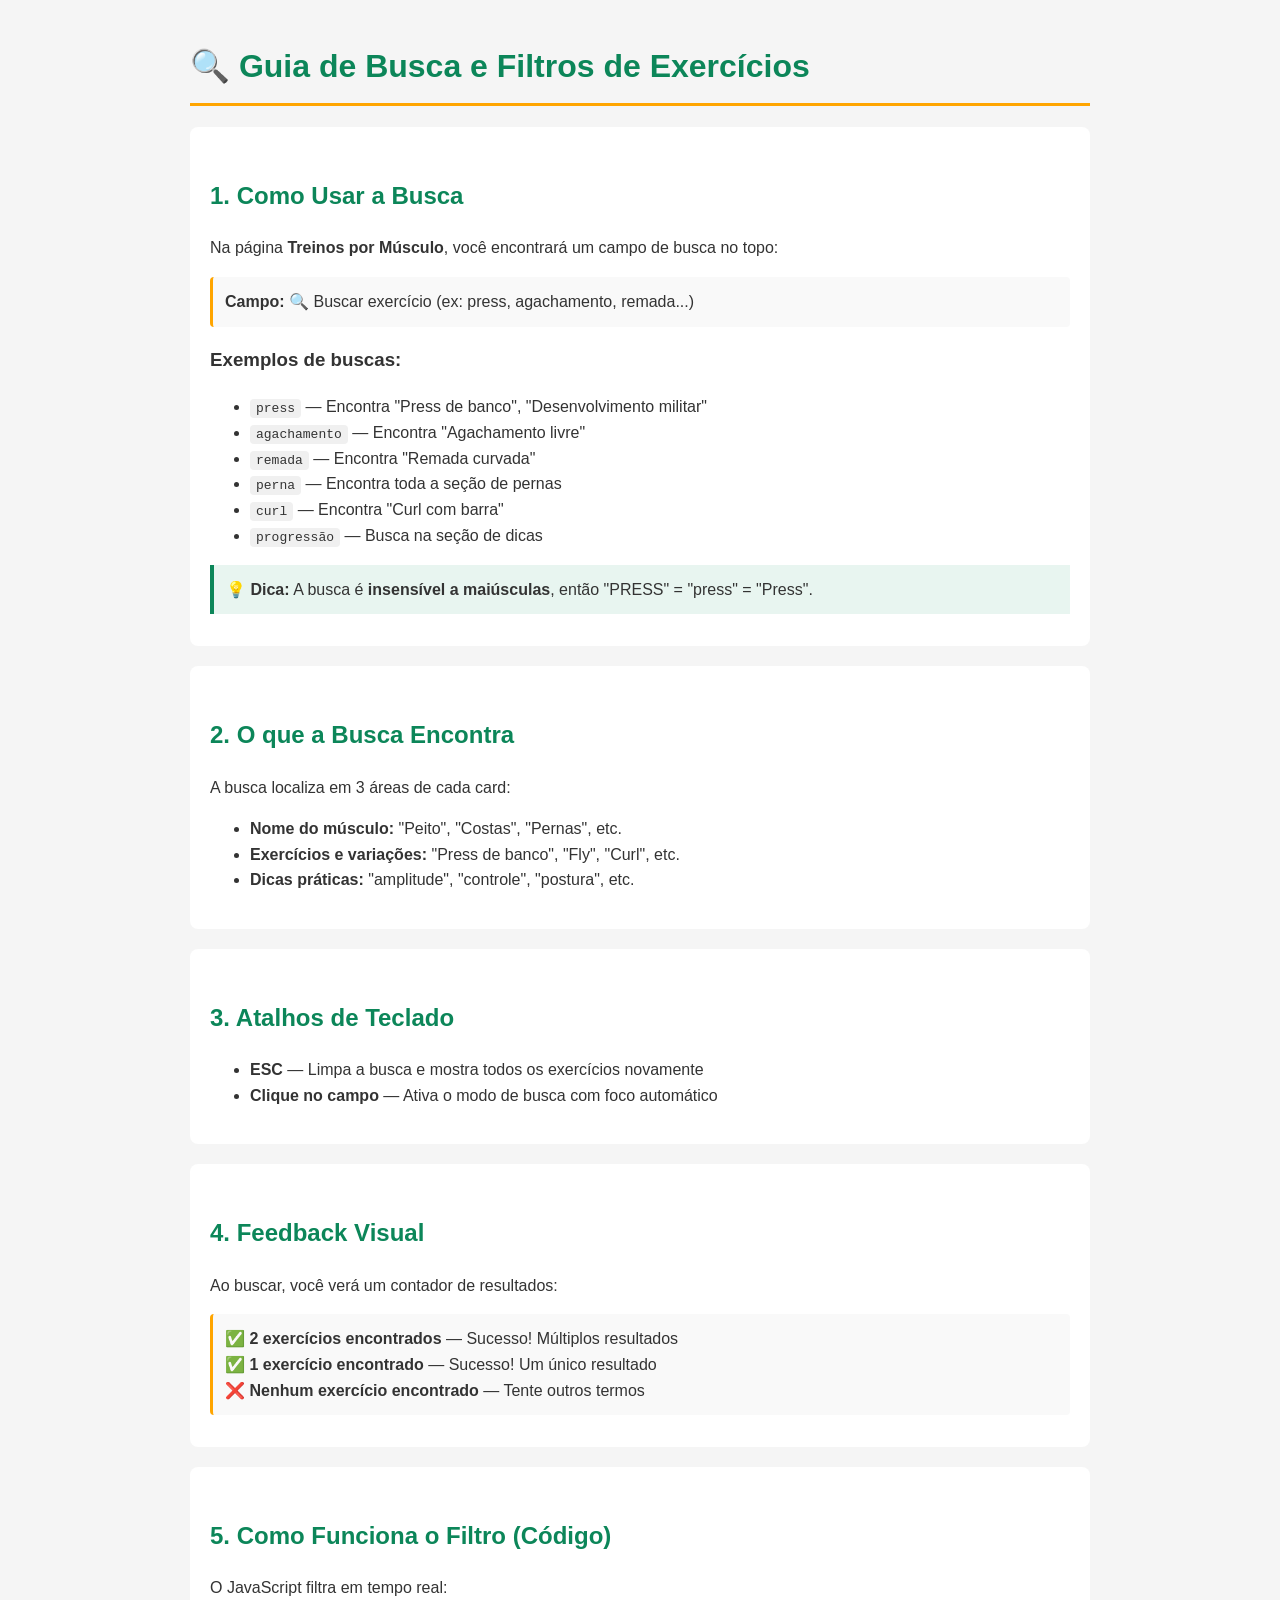
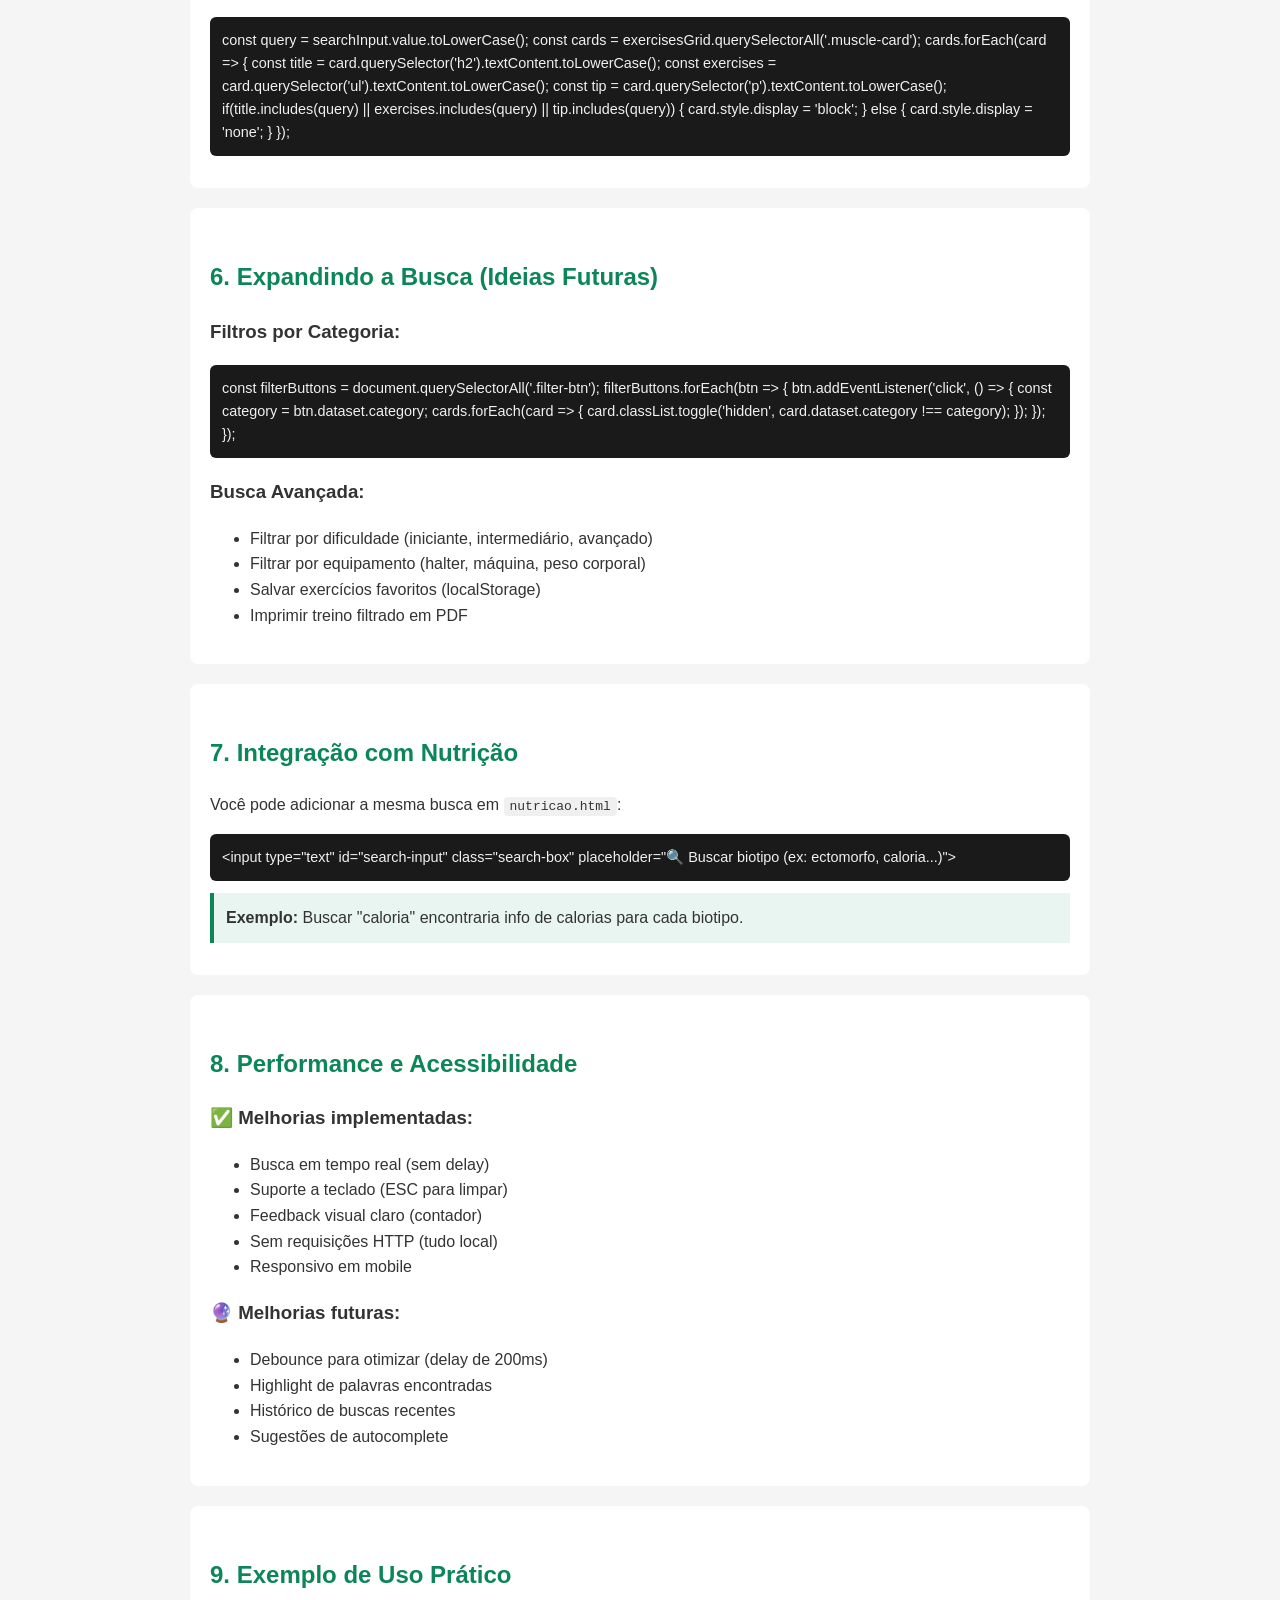
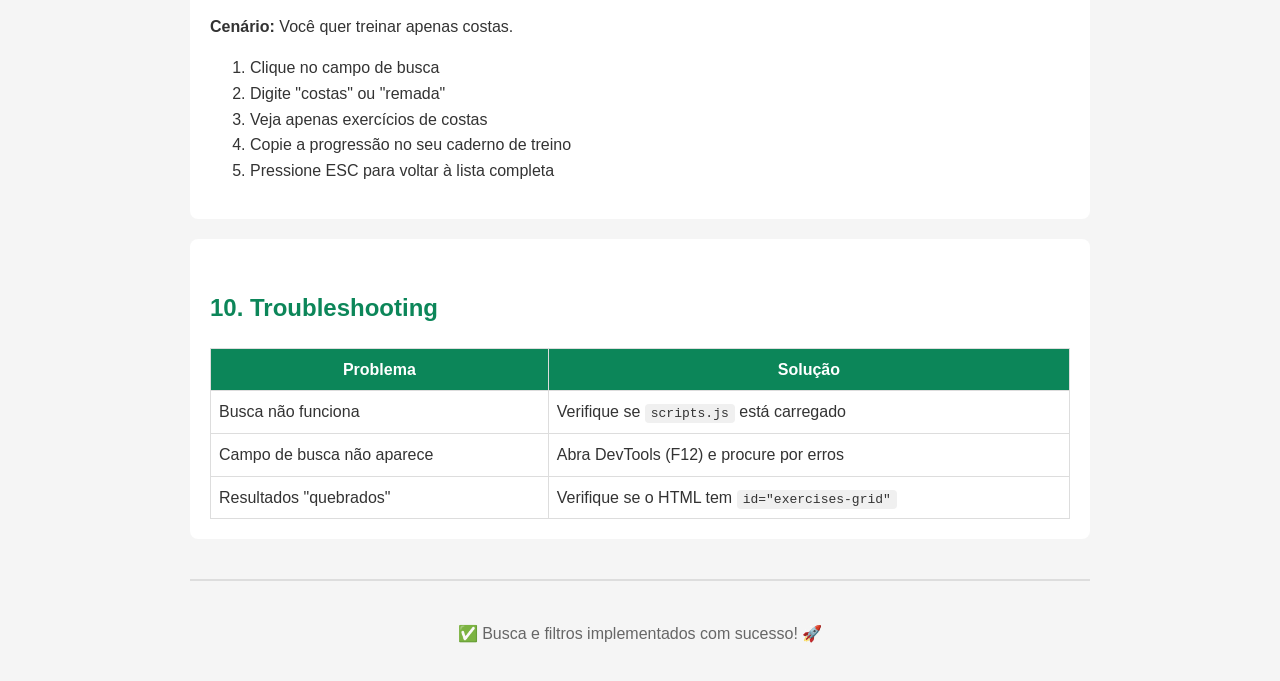
<file: SEARCH-GUIDE.html>
<!DOCTYPE html>
<html lang="pt-BR">
<head>
  <meta charset="UTF-8">
  <meta name="viewport" content="width=device-width, initial-scale=1.0">
  <title>Guia de Busca e Filtros</title>
  <style>
    body {
      font-family: Segoe UI, Roboto, Arial, sans-serif;
      line-height: 1.6;
      color: #333;
      background: #f5f5f5;
      padding: 20px;
      max-width: 900px;
      margin: 0 auto;
    }
    h1 { color: #0c8659; border-bottom: 3px solid #ffa500; padding-bottom: 10px; }
    h2 { color: #0c8659; margin-top: 30px; }
    code { background: #f0f0f0; padding: 2px 6px; border-radius: 4px; font-family: monospace; }
    .section { background: white; padding: 20px; margin: 20px 0; border-radius: 8px; }
    .tip { background: #e8f5f0; border-left: 4px solid #0c8659; padding: 12px; margin: 12px 0; }
    .code-block { background: #1a1a1a; color: #f0f0f0; padding: 12px; border-radius: 6px; overflow-x: auto; margin: 12px 0; font-size: 0.9rem; }
    .example { background: #f9f9f9; border-left: 3px solid #ffa500; padding: 12px; margin: 12px 0; border-radius: 4px; }
  </style>
</head>
<body>
  <h1>🔍 Guia de Busca e Filtros de Exercícios</h1>

  <div class="section">
    <h2>1. Como Usar a Busca</h2>
    <p>Na página <strong>Treinos por Músculo</strong>, você encontrará um campo de busca no topo:</p>
    
    <div class="example">
      <strong>Campo:</strong> 🔍 Buscar exercício (ex: press, agachamento, remada...)
    </div>

    <h3>Exemplos de buscas:</h3>
    <ul>
      <li><code>press</code> — Encontra "Press de banco", "Desenvolvimento militar"</li>
      <li><code>agachamento</code> — Encontra "Agachamento livre"</li>
      <li><code>remada</code> — Encontra "Remada curvada"</li>
      <li><code>perna</code> — Encontra toda a seção de pernas</li>
      <li><code>curl</code> — Encontra "Curl com barra"</li>
      <li><code>progressão</code> — Busca na seção de dicas</li>
    </ul>

    <div class="tip">
      <strong>💡 Dica:</strong> A busca é <strong>insensível a maiúsculas</strong>, então "PRESS" = "press" = "Press".
    </div>
  </div>

  <div class="section">
    <h2>2. O que a Busca Encontra</h2>
    <p>A busca localiza em 3 áreas de cada card:</p>
    <ul>
      <li><strong>Nome do músculo:</strong> "Peito", "Costas", "Pernas", etc.</li>
      <li><strong>Exercícios e variações:</strong> "Press de banco", "Fly", "Curl", etc.</li>
      <li><strong>Dicas práticas:</strong> "amplitude", "controle", "postura", etc.</li>
    </ul>
  </div>

  <div class="section">
    <h2>3. Atalhos de Teclado</h2>
    <ul>
      <li><strong>ESC</strong> — Limpa a busca e mostra todos os exercícios novamente</li>
      <li><strong>Clique no campo</strong> — Ativa o modo de busca com foco automático</li>
    </ul>
  </div>

  <div class="section">
    <h2>4. Feedback Visual</h2>
    <p>Ao buscar, você verá um contador de resultados:</p>

    <div class="example">
      <strong>✅ 2 exercícios encontrados</strong> — Sucesso! Múltiplos resultados<br>
      <strong>✅ 1 exercício encontrado</strong> — Sucesso! Um único resultado<br>
      <strong>❌ Nenhum exercício encontrado</strong> — Tente outros termos
    </div>
  </div>

  <div class="section">
    <h2>5. Como Funciona o Filtro (Código)</h2>
    <p>O JavaScript filtra em tempo real:</p>
    <div class="code-block">
const query = searchInput.value.toLowerCase();
const cards = exercisesGrid.querySelectorAll('.muscle-card');

cards.forEach(card => {
  const title = card.querySelector('h2').textContent.toLowerCase();
  const exercises = card.querySelector('ul').textContent.toLowerCase();
  const tip = card.querySelector('p').textContent.toLowerCase();

  if(title.includes(query) || exercises.includes(query) || tip.includes(query)) {
    card.style.display = 'block';
  } else {
    card.style.display = 'none';
  }
});
    </div>
  </div>

  <div class="section">
    <h2>6. Expandindo a Busca (Ideias Futuras)</h2>
    
    <h3>Filtros por Categoria:</h3>
    <div class="code-block">
const filterButtons = document.querySelectorAll('.filter-btn');
filterButtons.forEach(btn => {
  btn.addEventListener('click', () => {
    const category = btn.dataset.category;
    cards.forEach(card => {
      card.classList.toggle('hidden', card.dataset.category !== category);
    });
  });
});
    </div>

    <h3>Busca Avançada:</h3>
    <ul>
      <li>Filtrar por dificuldade (iniciante, intermediário, avançado)</li>
      <li>Filtrar por equipamento (halter, máquina, peso corporal)</li>
      <li>Salvar exercícios favoritos (localStorage)</li>
      <li>Imprimir treino filtrado em PDF</li>
    </ul>
  </div>

  <div class="section">
    <h2>7. Integração com Nutrição</h2>
    <p>Você pode adicionar a mesma busca em <code>nutricao.html</code>:</p>
    <div class="code-block">
&lt;input type="text" id="search-input" class="search-box" 
       placeholder="🔍 Buscar biotipo (ex: ectomorfo, caloria...)"&gt;
    </div>

    <div class="tip">
      <strong>Exemplo:</strong> Buscar "caloria" encontraria info de calorias para cada biotipo.
    </div>
  </div>

  <div class="section">
    <h2>8. Performance e Acessibilidade</h2>
    
    <h3>✅ Melhorias implementadas:</h3>
    <ul>
      <li>Busca em tempo real (sem delay)</li>
      <li>Suporte a teclado (ESC para limpar)</li>
      <li>Feedback visual claro (contador)</li>
      <li>Sem requisições HTTP (tudo local)</li>
      <li>Responsivo em mobile</li>
    </ul>

    <h3>🔮 Melhorias futuras:</h3>
    <ul>
      <li>Debounce para otimizar (delay de 200ms)</li>
      <li>Highlight de palavras encontradas</li>
      <li>Histórico de buscas recentes</li>
      <li>Sugestões de autocomplete</li>
    </ul>
  </div>

  <div class="section">
    <h2>9. Exemplo de Uso Prático</h2>
    
    <p><strong>Cenário:</strong> Você quer treinar apenas costas.</p>
    <ol>
      <li>Clique no campo de busca</li>
      <li>Digite "costas" ou "remada"</li>
      <li>Veja apenas exercícios de costas</li>
      <li>Copie a progressão no seu caderno de treino</li>
      <li>Pressione ESC para voltar à lista completa</li>
    </ol>
  </div>

  <div class="section">
    <h2>10. Troubleshooting</h2>
    
    <table style="width: 100%; border-collapse: collapse;">
      <tr style="background: #0c8659; color: white;">
        <th style="border: 1px solid #ddd; padding: 8px;">Problema</th>
        <th style="border: 1px solid #ddd; padding: 8px;">Solução</th>
      </tr>
      <tr>
        <td style="border: 1px solid #ddd; padding: 8px;">Busca não funciona</td>
        <td style="border: 1px solid #ddd; padding: 8px;">Verifique se <code>scripts.js</code> está carregado</td>
      </tr>
      <tr>
        <td style="border: 1px solid #ddd; padding: 8px;">Campo de busca não aparece</td>
        <td style="border: 1px solid #ddd; padding: 8px;">Abra DevTools (F12) e procure por erros</td>
      </tr>
      <tr>
        <td style="border: 1px solid #ddd; padding: 8px;">Resultados "quebrados"</td>
        <td style="border: 1px solid #ddd; padding: 8px;">Verifique se o HTML tem <code>id="exercises-grid"</code></td>
      </tr>
    </table>
  </div>

  <hr style="margin: 40px 0; border: none; border-top: 2px solid #ddd;">
  <p style="text-align: center; color: #666;">
    ✅ Busca e filtros implementados com sucesso! 🚀
  </p>
</body>
</html>
</file>
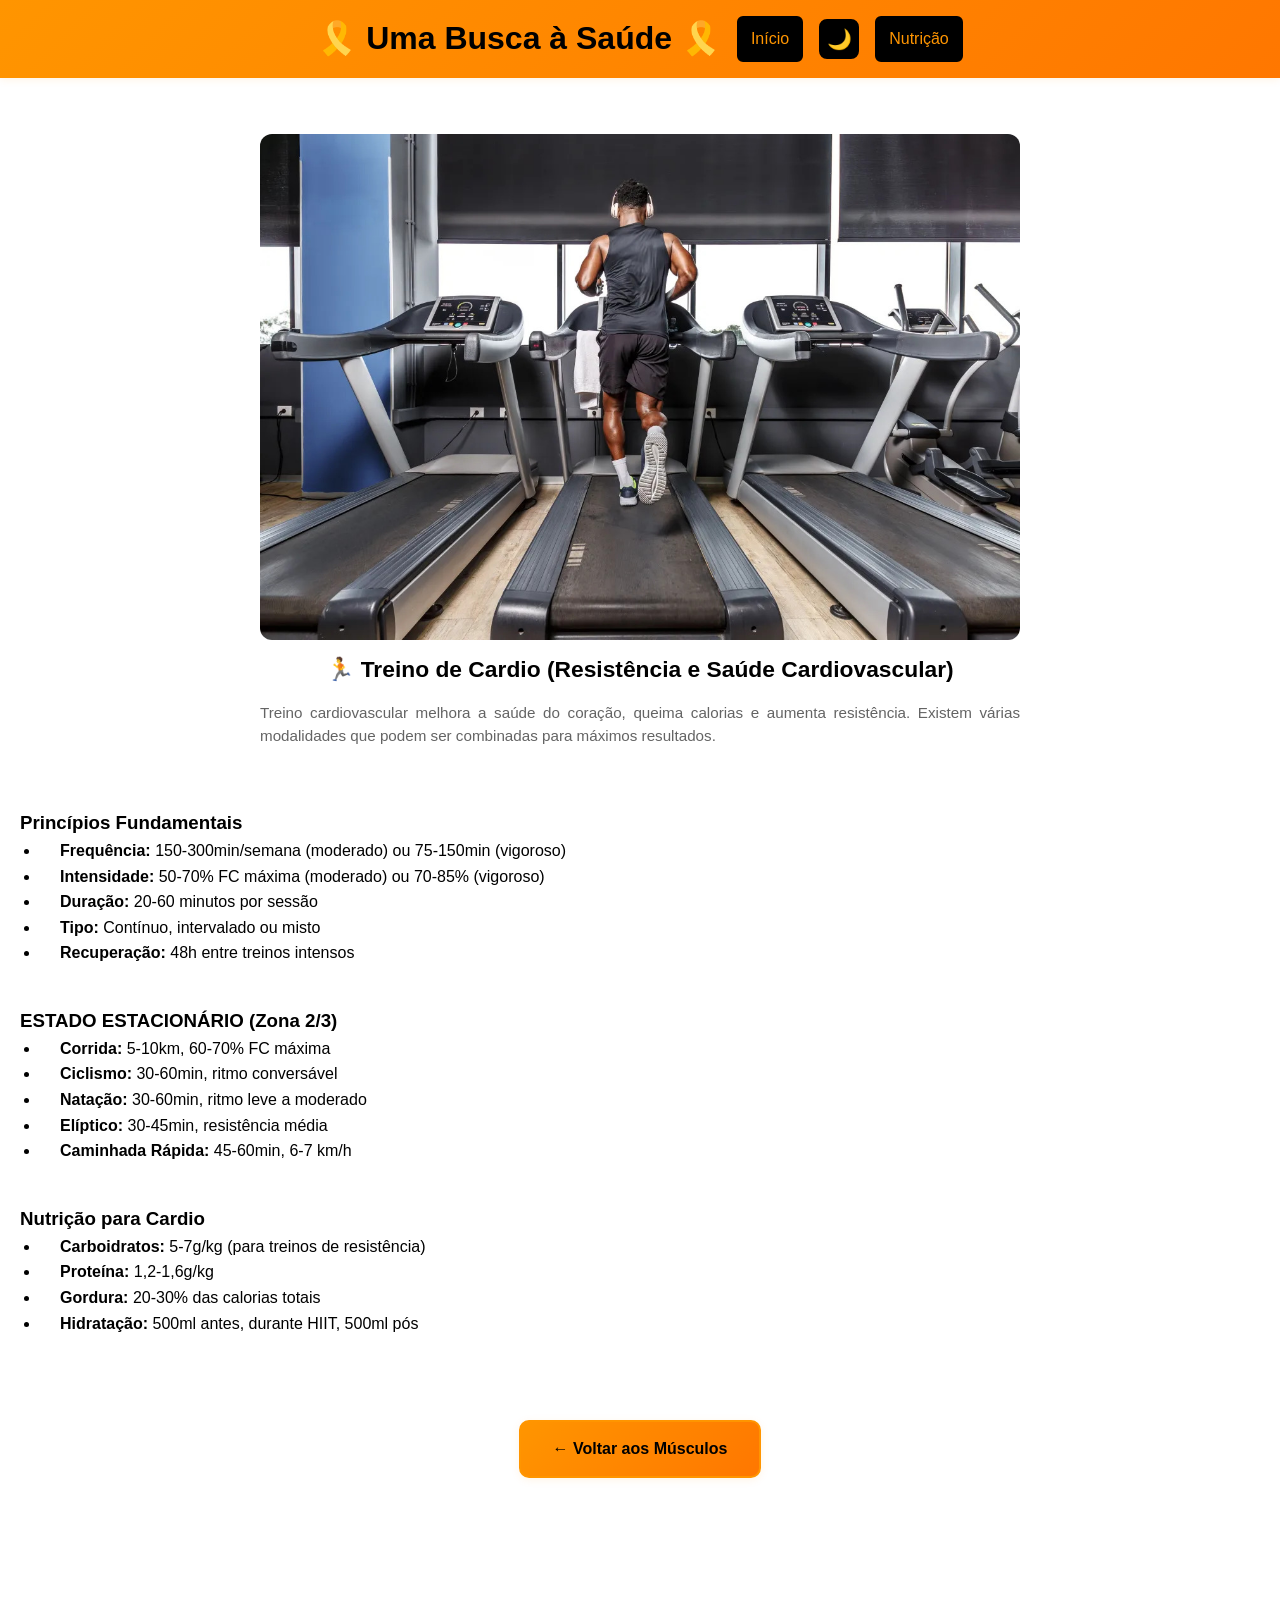
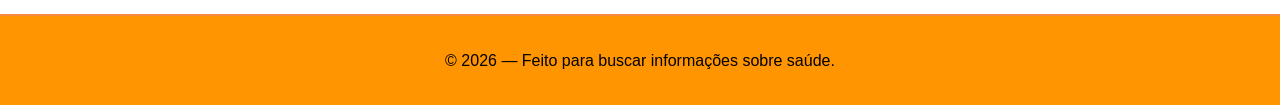
<file: musculos/cardio.html>
<!doctype html>
<html lang="pt-BR">
<head>
  <meta charset="utf-8">
  <meta name="viewport" content="width=device-width,initial-scale=1">
  <title>Treino de Cardio</title>
  <link rel="stylesheet" href="../styles.css">
</head>
<body>
  <header class="site-header">
    <div class="container">
      <nav id="main-nav" class="site-nav">
        <h1 class="header-title"> 🎗️ Uma Busca à Saúde 🎗️</h1>
        <a href="../index.html">Início</a>
        <button class="theme-toggle" id="theme-toggle" aria-label="Alternar tema escuro/claro" title="Alternar tema">🌙</button>
        <a href="../nutricao.html">Nutrição</a>
      </nav>
    </div>
  </header>

  <main>
    <section class="intro">
      <img src="../musculos/esteira.jpg" alt="Esteira" class="intro-image">
      <h2>🏃 Treino de Cardio (Resistência e Saúde Cardiovascular)</h2>
      <p>Treino cardiovascular melhora a saúde do coração, queima calorias e aumenta resistência. Existem várias modalidades que podem ser combinadas para máximos resultados.</p>
    </section>

    <div class="content-card">
      <h3>Princípios Fundamentais</h3>
      <ul>
        <li><strong>Frequência:</strong> 150-300min/semana (moderado) ou 75-150min (vigoroso)</li>
        <li><strong>Intensidade:</strong> 50-70% FC máxima (moderado) ou 70-85% (vigoroso)</li>
        <li><strong>Duração:</strong> 20-60 minutos por sessão</li>
        <li><strong>Tipo:</strong> Contínuo, intervalado ou misto</li>
        <li><strong>Recuperação:</strong> 48h entre treinos intensos</li>
      </ul>
    </div>

    <div class="content-card">
      <h3>ESTADO ESTACIONÁRIO (Zona 2/3)</h3>
      <ul>
        <li><strong>Corrida:</strong> 5-10km, 60-70% FC máxima</li>
        <li><strong>Ciclismo:</strong> 30-60min, ritmo conversável</li>
        <li><strong>Natação:</strong> 30-60min, ritmo leve a moderado</li>
        <li><strong>Elíptico:</strong> 30-45min, resistência média</li>
        <li><strong>Caminhada Rápida:</strong> 45-60min, 6-7 km/h</li>
      </ul>
    </div>

    <div class="content-card">
      <h3>Nutrição para Cardio</h3>
      <ul>
        <li><strong>Carboidratos:</strong> 5-7g/kg (para treinos de resistência)</li>
        <li><strong>Proteína:</strong> 1,2-1,6g/kg</li>
        <li><strong>Gordura:</strong> 20-30% das calorias totais</li>
        <li><strong>Hidratação:</strong> 500ml antes, durante HIIT, 500ml pós</li>
      </ul>
    </div>


    <section class="cta">
      <a href="../musculos.html" class="btn">← Voltar aos Músculos</a>
    </section>

  </main>

  <footer>
    <p>&copy; 2026 — Feito para buscar informações sobre saúde.</p>
  </footer>

  <script src="../scripts.js"></script>
</body>
</html>
</file>
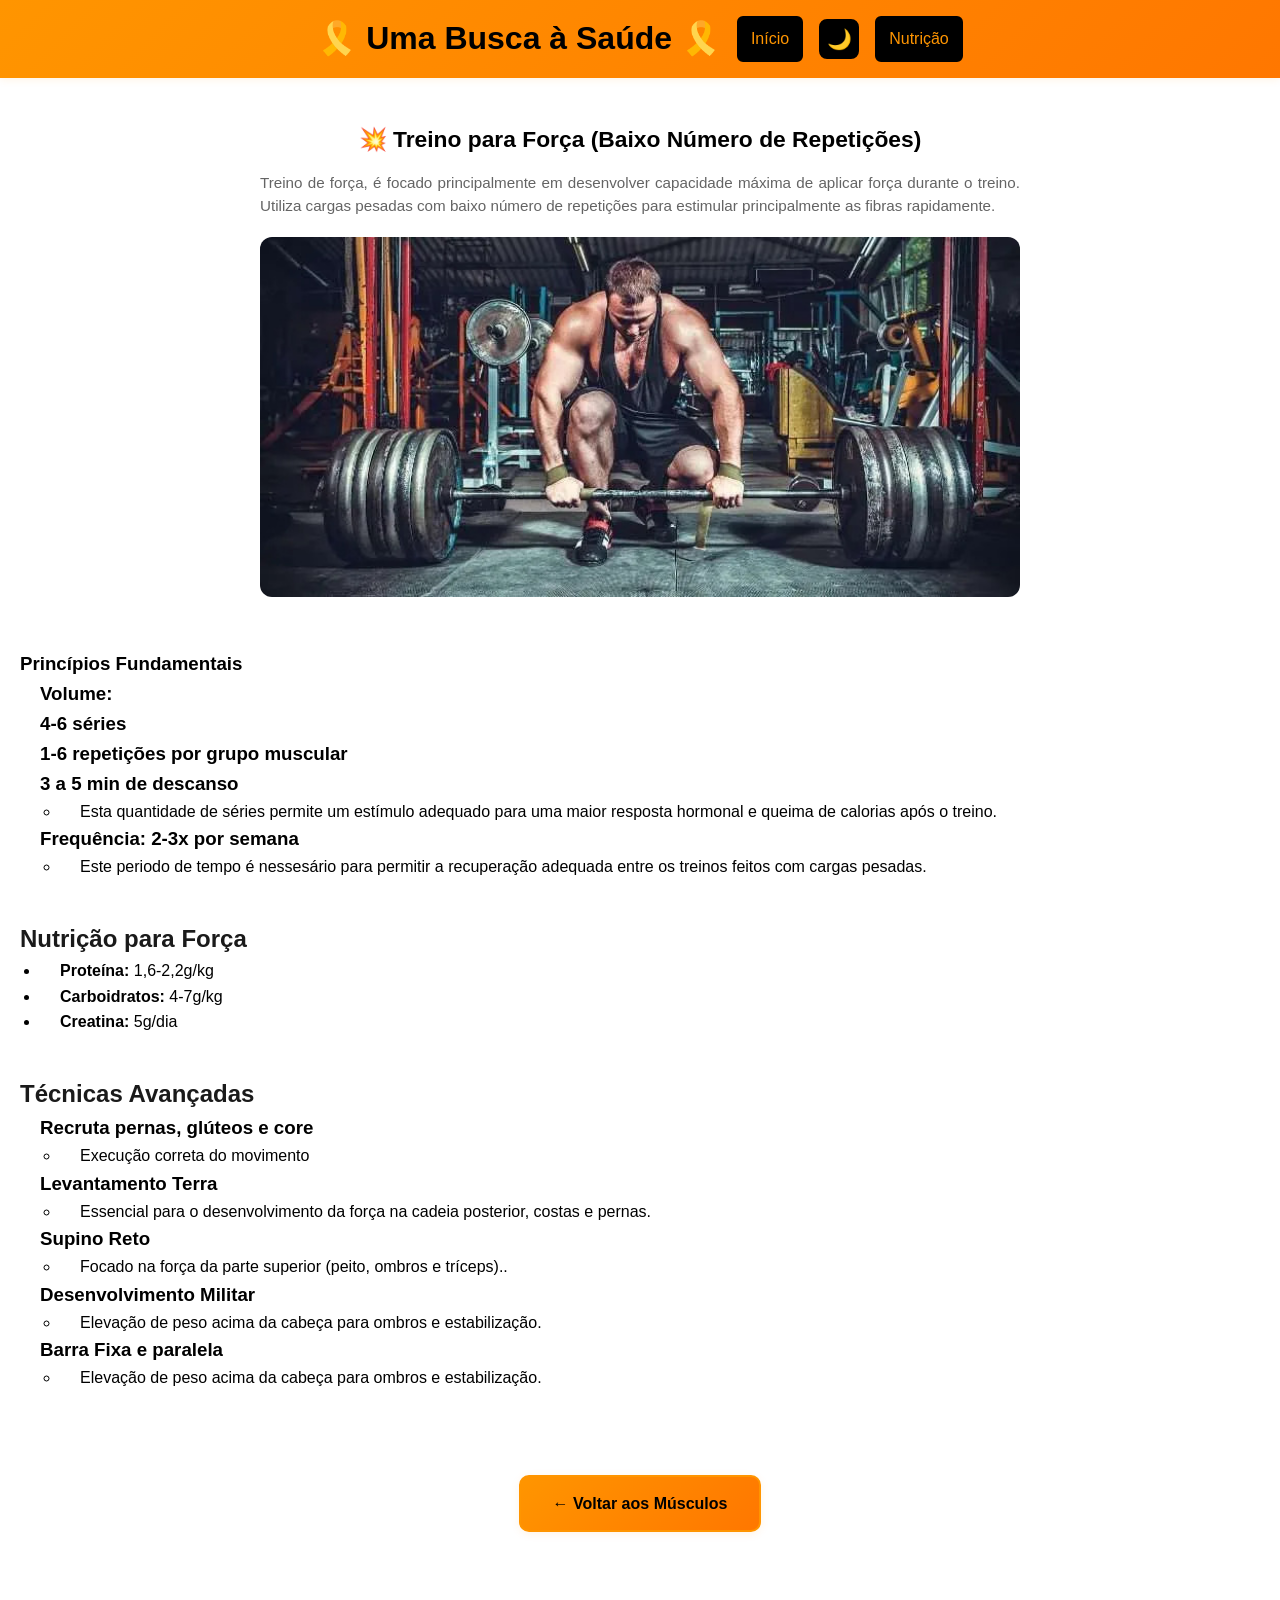
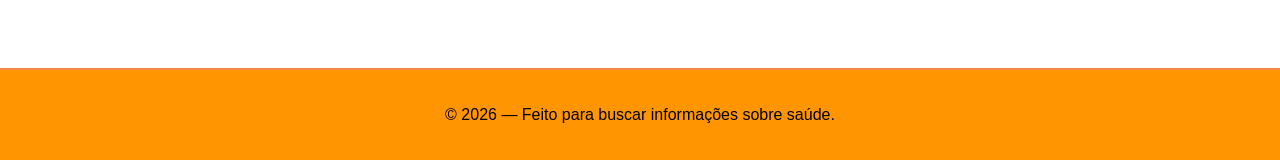
<file: musculos/força.html>
<!doctype html>
<html lang="pt-BR">
<head>
  <meta charset="utf-8">
  <meta name="viewport" content="width=device-width,initial-scale=1">
  <title>Treino para Força</title>
  <link rel="stylesheet" href="../styles.css">
</head>
<body>
  <header class="site-header">
    <div class="container">
      <nav id="main-nav" class="site-nav">
        <h1 class="header-title"> 🎗️ Uma Busca à Saúde 🎗️</h1>
        <a href="../index.html">Início</a>
        <button class="theme-toggle" id="theme-toggle" aria-label="Alternar tema escuro/claro" title="Alternar tema">🌙</button>
        <a href="../nutricao.html">Nutrição</a>
      </nav>
    </div>
  </header>

  <main>
      <section class="intro">
        <h2>💥 Treino para Força (Baixo Número de Repetições)</h2>
        <p>Treino de força, é focado principalmente em desenvolver capacidade máxima de aplicar força durante o treino. Utiliza cargas pesadas com baixo número de repetições para estimular principalmente as fibras rapidamente.</p>
        <img src="../musculos/treino-forca.png.jpg" alt="Imagem de exercícios" class="intro-image">
      </section>

        <div class="content-card">
          <h3>Princípios Fundamentais</h3>
            <ul>
              <h3>Volume:</h3>
                <h3>ㅤ4-6 séries</h3>
                <h3>ㅤ1-6 repetições por grupo muscular</h3>
                <h3>ㅤ3 a 5 min de descanso</h3>
                  <ul> 
                    <li>ㅤEsta quantidade de séries permite um estímulo adequado para uma maior resposta hormonal e queima de calorias após o treino.</li>
                  </ul>
                <h3>Frequência: 2-3x por semana</h3>
                  <ul>
                    <li>ㅤEste periodo de tempo é nessesário para permitir a recuperação adequada entre os treinos feitos com cargas pesadas.</li>
                  </ul>
            </ul>
        </div>

        <div class="content-card">
            <h2>Nutrição para Força</h2>
            <ul>
                <li><strong>Proteína:</strong> 1,6-2,2g/kg</li>
                <li><strong>Carboidratos:</strong> 4-7g/kg</li>
                <li><strong>Creatina:</strong> 5g/dia</li>
            </ul>
        </div>

        <div class="content-card">
          <h2>Técnicas Avançadas</h2>
            <ul>
              <h3>Recruta pernas, glúteos e core</h3>
                <ul>
                  <li>Execução correta do movimento</li>
                </ul>

              <h3>Levantamento Terra</h3>
                <ul>
                  <li>Essencial para o desenvolvimento da força na cadeia posterior, costas e pernas.</li>
                </ul>

              <h3>Supino Reto</h3>
                <ul>
                  <li>Focado na força da parte superior (peito, ombros e tríceps)..</li>
                </ul>

              <h3>Desenvolvimento Militar</h3>
                <ul>
                  <li>Elevação de peso acima da cabeça para ombros e estabilização.</li>
                </ul>
              <h3>Barra Fixa e paralela</h3>
                <ul>
                  <li>Elevação de peso acima da cabeça para ombros e estabilização. </li>
                </ul>
            </ul>
        </div>
    </section>

    <section class="cta">
      <a href="../musculos.html" class="btn">← Voltar aos Músculos</a>
    </section>

  
  </main>

  <footer>
    <p>&copy; 2026 — Feito para buscar informações sobre saúde.</p>
  </footer>

  <script src="../scripts.js"></script>
</body>
</html>
</file>
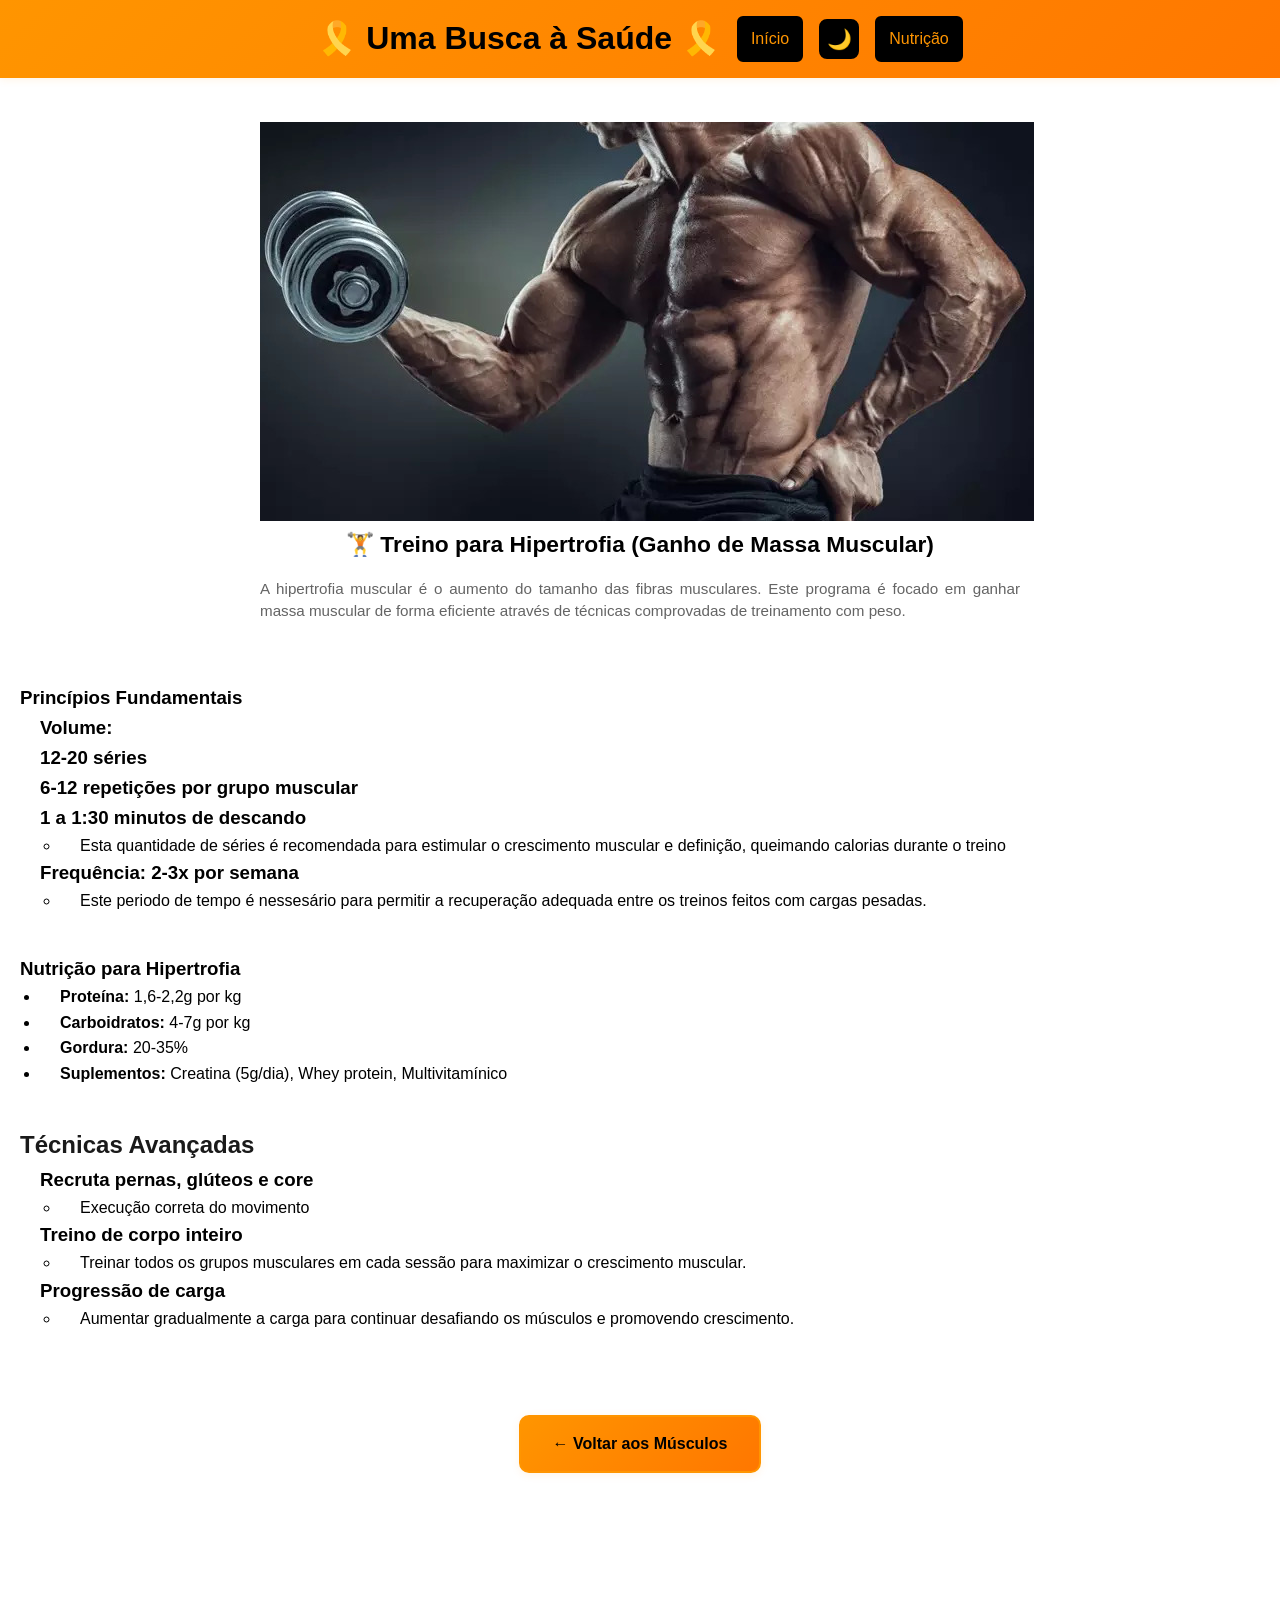
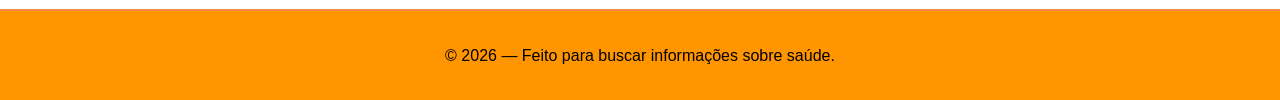
<file: musculos/hipertrofia.html>
<!doctype html>
<html lang="pt-BR">
<head>
  <meta charset="utf-8">
  <meta name="viewport" content="width=device-width,initial-scale=1">
  <title>Treino para Hipertrofia</title>
  <link rel="stylesheet" href="../styles.css">
</head>
<body>
  <header class="site-header">
    <div class="container">
      <nav id="main-nav" class="site-nav">
        <h1 class="header-title"> 🎗️ Uma Busca à Saúde 🎗️</h1>
        <a href="../index.html">Início</a>
        <button class="theme-toggle" id="theme-toggle" aria-label="Alternar tema escuro/claro" title="Alternar tema">🌙</button>
        <a href="../nutricao.html">Nutrição</a>
      </nav>
    </div>
  </header>

  <main>
    <section class="intro">
      <img src="../musculos/ddd1436e-bedc-4e59-90d6-ba56688e3243.jpg" alt="">
      <h2>🏋️ Treino para Hipertrofia (Ganho de Massa Muscular)</h2>
      <p>A hipertrofia muscular é o aumento do tamanho das fibras musculares. Este programa é focado em ganhar massa muscular de forma eficiente através de técnicas comprovadas de treinamento com peso.</p>
    </section>

    <div class="content-card">
      <h3>Princípios Fundamentais</h3>
      <ul>
        <h3>Volume:</h3> 
        <h3>ㅤ12-20 séries</h3>
        <h3>ㅤ6-12 repetições por grupo muscular</h3>
        <h3>ㅤ1 a 1:30 minutos de descando</h3>
          <ul>
            <li>ㅤEsta quantidade de séries é recomendada para estimular o crescimento muscular e definição, queimando calorias durante o treino</li>
          </ul>
        <h3>Frequência: 2-3x por semana</h3>
          <ul>
            <li>ㅤEste periodo de tempo é nessesário para permitir a recuperação adequada entre os treinos feitos com cargas pesadas.</li>
          </ul>
      </ul>
    </div>

    
    <div class="content-card">
      <h3>Nutrição para Hipertrofia</h3>
        <ul>
          <li><strong>Proteína:</strong> 1,6-2,2g por kg</li>
          <li><strong>Carboidratos:</strong> 4-7g por kg</li>
          <li><strong>Gordura:</strong> 20-35%</li>
          <li><strong>Suplementos:</strong> Creatina (5g/dia), Whey protein, Multivitamínico</li>
        </ul>
    </div>

    <div class="content-card">
      <h2>Técnicas Avançadas</h2>
        <ul>
          <h3>Recruta pernas, glúteos e core</h3>
            <ul>
              <li>Execução correta do movimento</li>
            </ul>

          <h3>Treino de corpo inteiro</h3>
            <ul>
              <li>Treinar todos os grupos musculares em cada sessão para maximizar o crescimento muscular.</li>
            </ul>
        
          <h3>Progressão de carga</h3>
            <ul>
              <li>Aumentar gradualmente a carga para continuar desafiando os músculos e promovendo crescimento.</li>
            </ul>
        </ul>
    </div>
      

    <section class="cta">
      <a href="../musculos.html" class="btn">← Voltar aos Músculos</a>
    </section>
  </main>

  <footer>
    <p>&copy; 2026 — Feito para buscar informações sobre saúde.</p>
  </footer>

  <script src="../scripts.js"></script>
</body>
</html>
</file>
<file: styles.css>
:root{
  --primary:#ff9500;
  --primary-dark:#ff7700;
  --secondary:#e46030;
  --bg:#ffffff;
  --card-bg:#ffffff;
  --text:#1a1a1a;
  --text-light:#646464;
  --border:#f38943;
  --shadow:0 2px 8px rgba(255,149,0,0.1);
  --shadow-lg:0 8px 24px rgba(255,149,0,0.15)
}

body.dark-mode{
  --primary:#ff9500;
  --primary-dark:#ff7700;
  --secondary:#e46030;
  --bg:#0d0d0d;
  --card-bg:#1a1a1a;
  --text:#e0e0e0;
  --text-light:#a0a0a0;
  --border:#ff9500;
  --shadow:none;
  --shadow-lg:none;
}

body.dark-mode .site-header h1{color:#fff}
body.dark-mode .site-header nav a{color:#fff}
body.dark-mode .card h3,
body.dark-mode .muscle-card h2 {
  color:#fff;
}
*{box-sizing:border-box;margin:0;padding:0}
html{scroll-behavior:smooth}
body{font-family:'Segoe UI',Roboto,Arial,sans-serif;line-height:1.6;color:var(--text);background:var(--bg)}

.container{max-width:1200px;margin:0 auto;padding:0 16px}

.site-header{background:linear-gradient(135deg,var(--primary),var(--primary-dark));padding:16px 0;color:#fff;box-shadow:var(--shadow);position:sticky;top:0;z-index:1000}

.site-header .container{display:flex;flex-direction:column;align-items:center;gap:16px}
/* Garantir que o título apareça acima da navegação */
.header-title{order:-1}
.site-nav{order:1;display:flex;gap:16px;align-items:center;justify-content:center;flex-wrap:wrap}
.site-header h1, .header-title{font-size:2rem;font-weight:600;color:#000;text-align:center;line-height:1.1;margin:0}
.theme-toggle{background:#000;border:2px solid #000;color:#fff;font-size:20px;width:40px;height:40px;border-radius:8px;cursor:pointer;transition:all 0.3s;display:flex;align-items:center;justify-content:center}
.theme-toggle:hover{background:#111;border-color:#000}
.site-header nav{display:flex;gap:16px;align-items:center;flex-wrap:wrap;justify-content:center}
.site-header nav a{color:#000;text-decoration:none;padding:8px 12px;border-radius:6px;border:2px solid #000;background:#000;transition:background 0.3s}
.site-header nav a:hover{background:#222222}
body:not(.dark-mode) .site-header nav a{color:#ff9500;background:#000;border-color:#000}
body:not(.dark-mode) .site-header nav a:hover{background:#222222}

body.dark-mode .site-header h1,
body.dark-mode .header-title{
  color:#fff;
}
body.dark-mode .theme-toggle{
  border-color:#ff9500;
}
body.dark-mode .theme-toggle:hover{
  border-color:#ff9500;
}
body.dark-mode .site-header .header-title,
body.dark-mode .site-header nav a{
  color:#fff;
  border-color:#ff9500;
  background:transparent;
}

.menu-toggle{display:none;background:transparent;border:none;color:#fff;font-size:24px;cursor:pointer}

main{padding:24px 0}

.hero{background:none;padding:12px 16px 16px;text-align:center}
.hero-image{width:100%;max-width:760px;display:block;margin:0 auto;border:3px solid #ff9500;border-radius:18px}

.intro-image{width:100%;max-width:760px;display:block;margin:12px auto;border-radius:12px}
.intro-image.cardio-image{max-width:200px;height:auto}
.hero h2{font-size:2rem;margin-bottom:12px;color:var(--primary)}
.hero p{font-size:1.1rem;color:var(--text-light);max-width:600px;margin:0 auto}

.quick-links{display:grid;grid-template-columns:repeat(auto-fit,minmax(240px,1fr));gap:12px;padding:16px 12px;max-width:1200px;margin:0 auto}

.card{display:flex;flex-direction:column;padding:0;background:var(--card-bg);border:2px solid var(--border);border-radius:10px;text-decoration:none;color:var(--text);transition:all 0.3s cubic-bezier(0.4,0,0.2,1);cursor:pointer;overflow:hidden}

.card .card-image{width:100%;height:130px;object-fit:cover;display:block}
.card > *:not(.card-image){padding-left:12px;padding-right:12px}
.card > *:first-of-type:not(.card-image){padding-top:12px}
.card > *:last-of-type{padding-bottom:12px}

.card:hover{transform:translateY(-6px);border-color:var(--primary);box-shadow:var(--shadow-lg)}

.card .icon{font-size:2.2rem;margin-bottom:10px}
.card h3{font-size:1.05rem;margin-bottom:6px;color:var(--primary)}
.card p{color:var(--text-light);font-size:0.88rem}

.grid{display:grid;grid-template-columns:repeat(auto-fit,minmax(320px,1fr));gap:24px;padding:0 16px;max-width:1200px;margin:0 auto}

.muscle-card{background:var(--card-bg);padding:0;border-radius:12px;border:2px solid var(--border);transition:all 0.3s;box-shadow:var(--shadow);overflow:hidden;display:flex;flex-direction:column}

.muscle-card .card-image{width:100%;height:200px;object-fit:cover;display:block}
.muscle-card > *:not(.card-image){padding-left:28px;padding-right:28px}
.muscle-card > *:first-of-type:not(.card-image){padding-top:28px}
.muscle-card > *:last-of-type{padding-bottom:28px}

.muscle-card:hover{transform:translateY(-4px);border-color:var(--primary);box-shadow:var(--shadow-lg)}

.muscle-card .icon{font-size:2.5rem;margin-bottom:12px}
.muscle-card h2{color:var(--primary);margin-bottom:12px;font-size:1.25rem}
.muscle-card h3{font-size:0.95rem;color:var(--secondary);margin:16px 0 8px}
.muscle-card ul,.muscle-card ol{margin:8px 0 12px 20px}
.muscle-card li{margin:4px 0}

.muscle-card p{color:var(--text-light);font-size:0.9rem;margin-top:12px;padding:12px;background:#f8f9fa;border-left:3px solid var(--secondary);border-radius:4px}

.intro{padding:20px;text-align:center;color:var(--text-light);font-size:0.95rem;line-height:1.5;max-width:800px;margin:0 auto}
.intro h2{margin-bottom:16px}
.intro p{ text-align:justify; text-justify:inter-word; margin-top:0; margin-bottom:20px }

@media(max-width:420px){
  .intro{font-size:0.9rem}
}

.search-box-container{max-width:1200px;margin:20px auto;padding:0 16px}

.search-box{width:100%;padding:12px 16px;font-size:1rem;border:2px solid var(--border);border-radius:10px;transition:all 0.3s;background:#fff}

.search-box:focus{outline:none;border-color:var(--primary);box-shadow:0 0 0 3px rgba(12,134,89,0.1)}

.search-results{margin-top:12px;padding:8px;font-size:0.9rem;color:var(--text-light);text-align:right}

.search-results.hidden{display:none}
.search-results.not-found{color:#d32f2f;font-weight:600}

.objective-buttons{
  display:flex;
  flex-wrap:wrap;
  justify-content:center;
  gap:12px;
  margin-top:18px;
}

.objective-buttons .btn{
  display:inline-flex;
  align-items:center;
  justify-content:center;
  padding:12px 26px;
  min-width:140px;
  border-radius:12px;
  font-size:1rem;
  font-weight:700;
  text-decoration:none;
  color:#000;
  background:linear-gradient(135deg,var(--primary),var(--primary-dark));
  border:2px solid var(--primary);
  box-shadow:var(--shadow);
  transition:transform 0.2s ease,box-shadow 0.2s ease,background 0.2s ease;
}

.objective-buttons .btn:hover{
  transform:translateY(-2px);
  box-shadow:var(--shadow-lg);
  background:linear-gradient(135deg,var(--primary-dark),var(--primary));
}

.objective-buttons .btn:active{
  transform:translateY(0);
}

body.dark-mode .objective-buttons .btn{
  color:#fff;
  background:linear-gradient(135deg,#ff9500,#ff7700);
  border-color:#ff9500;
}

.workout-sample{margin:32px auto;padding:24px;background:linear-gradient(135deg,#f8f9fa,#ffffff);border-left:5px solid var(--secondary);border-radius:8px;box-shadow:var(--shadow);max-width:1200px}

.workout-sample h2{color:var(--primary);margin-bottom:16px}
.workout-sample ul{list-style:none}
.workout-sample li{padding:8px 0;padding-left:28px;position:relative}

.workout-sample li:before{content:"→";position:absolute;left:0;color:var(--secondary);font-weight:bold}

footer{padding:32px 16px;text-align:center;color:#000;border-top:2px solid var(--border);margin-top:48px;background:#ff9500}

footer a{color:#000;text-decoration:none}

body.dark-mode footer{background:#000;color:#fff}
body.dark-mode footer a{color:#fff}
footer a:hover{text-decoration:underline}

@keyframes fadeIn{from{opacity:0;transform:translateY(10px)}to{opacity:1;transform:translateY(0)}}

@media(max-width:768px){.search-box{font-size:16px}}

/* Portrait tablets and phones: place title center and nav below with buttons side-by-side */
@media (orientation:portrait) and (max-width:1024px){
  .site-header .container{flex-direction:column;align-items:center;gap:12px}
  .header-title{order:1}
  .site-nav{order:2;display:flex;gap:12px;align-items:center;justify-content:center;flex-wrap:nowrap;overflow-x:auto;width:100%;padding:0 8px}

  /* Keep nav visually below title even if DOM order differs */
  .site-nav, .site-header nav{flex-direction:row}

  /* Theme toggle sits between links in markup and will appear centered visually */
  .site-nav a,
  .site-nav .theme-toggle,
  .site-header nav a,
  .theme-toggle{
    flex:0 1 auto;
    min-width:0;
    padding:clamp(6px,2.5vw,10px);
    font-size:clamp(14px,3.5vw,18px);
    text-align:center;
  }

  /* Prevent wrapping; allow horizontal scroll if too small */
  .site-nav{white-space:nowrap}

  /* Ensure background for light mode buttons remains */
  body:not(.dark-mode) .site-nav a{background:#fff2e6}
  body.dark-mode .site-nav a{background:transparent}

  .hero{padding:40px 16px;border-radius:8px}
  .hero h2{font-size:1.5rem}
  .hero p{font-size:1rem}
  .grid{grid-template-columns:1fr}
  .quick-links{grid-template-columns:1fr}
  .card,.muscle-card{padding:20px}
}

/* Extra small screens: reduce spacing further so buttons don't overlap */
@media(max-width:420px){
  .site-nav a, .theme-toggle{padding:6px 8px;font-size:14px}
}

/* Sugestões de Autocomplete */
.suggestions-container{
  position: absolute;
  top: 100%;
  left: 0;
  right: 0;
  background: var(--card-bg);
  border: 2px solid var(--border);
  border-top: none;
  border-radius: 0 0 10px 10px;
  max-height: 200px;
  overflow-y: auto;
  z-index: 100;
  box-shadow: var(--shadow-lg);
}

.suggestions-container.hidden{
  display: none;
}

.suggestion-item{
  padding: 12px 16px;
  cursor: pointer;
  transition: all 0.2s;
  color: var(--text);
  font-size: 0.95rem;
  border-bottom: 1px solid var(--border);
}

.suggestion-item:last-child{
  border-bottom: none;
}

.suggestion-item:hover,
.suggestion-item.active{
  background: var(--primary);
  color: #fff;
}

.suggestion-item strong{
  font-weight: 600;
  color: var(--primary);
}

.suggestion-item:hover strong,
.suggestion-item.active strong{
  color: #fff;
}

.search-box-container{
  position: relative;
}

/* Seção CTA e Botão de Volta */
.cta{
  margin: 40px auto;
  padding: 24px;
  text-align: center;
}

.cta .btn{
  display: inline-block;
  padding: 14px 32px;
  background: linear-gradient(135deg, var(--primary), var(--primary-dark));
  color: #000;
  text-decoration: none;
  font-size: 1rem;
  font-weight: 600;
  border-radius: 10px;
  border: 2px solid var(--primary);
  transition: all 0.3s cubic-bezier(0.4, 0, 0.2, 1);
  cursor: pointer;
  box-shadow: var(--shadow);
}

.cta .btn:hover{
  transform: translateY(-3px);
  box-shadow: var(--shadow-lg);
  border-color: var(--primary-dark);
}

.cta .btn:active{
  transform: translateY(0);
}

body.dark-mode .cta .btn{
  color: #fff;
  background: linear-gradient(135deg, #ff9500, #ff7700);
}

/* Header styling in dark mode: square orange border and black background */
body.dark-mode .site-header{
  border: 4px solid var(--primary);
  border-radius: 0;
  box-shadow: none;
  background: #000;
}

.detailed-content {
    display: grid;
    grid-template-columns: repeat(auto-fit, minmax(350px, 1fr));
    gap: 20px;
    margin-top: 20px;
}

.content-card {
    background: #ffffff;
    padding: 20px;
    
}



.content-card h3,
.content-card h4 {
    margin-top: 0;
    color:#000000
}

.content-card ul,
.content-card ol,
.content-card li {
    color: #000000;
    padding-left: 20px;
}

body.dark-mode .content-card {
    background: #1a1a1a;
    color: #e0e0e0;
}

body.dark-mode .content-card h3,
body.dark-mode .content-card h4 {
    color: #ffffff;
}

body.dark-mode .content-card ul,
body.dark-mode .content-card ol,
body.dark-mode .content-card li {
    color: #e0e0e0;
}

body.dark-mode .intro {
    color: #e0e0e0;

}.intro h2 {
    color: #000000;
}

body.dark-mode .intro h2 {
    color: #ffffff;
}

body.dark-mode .muscle-card p {
    background: #f78400;
    border-left: 3px solid var(--secondary);
    color: #000000;
}

body.dark-mode .workout-sample {
    background: #141414;
}

body.dark-mode .muscle-card h2 {
    color: #ff8800;
}

body.dark-mode .muscle-card li {
    color: #ffffff;
}
.muscle-card p {
    color: #000;
    background: #e46030;
}

.muscle-card {
    color: #000000;
}





body.dark-mode .muscle-card  {
    color: #ff8800;
}
</file>
